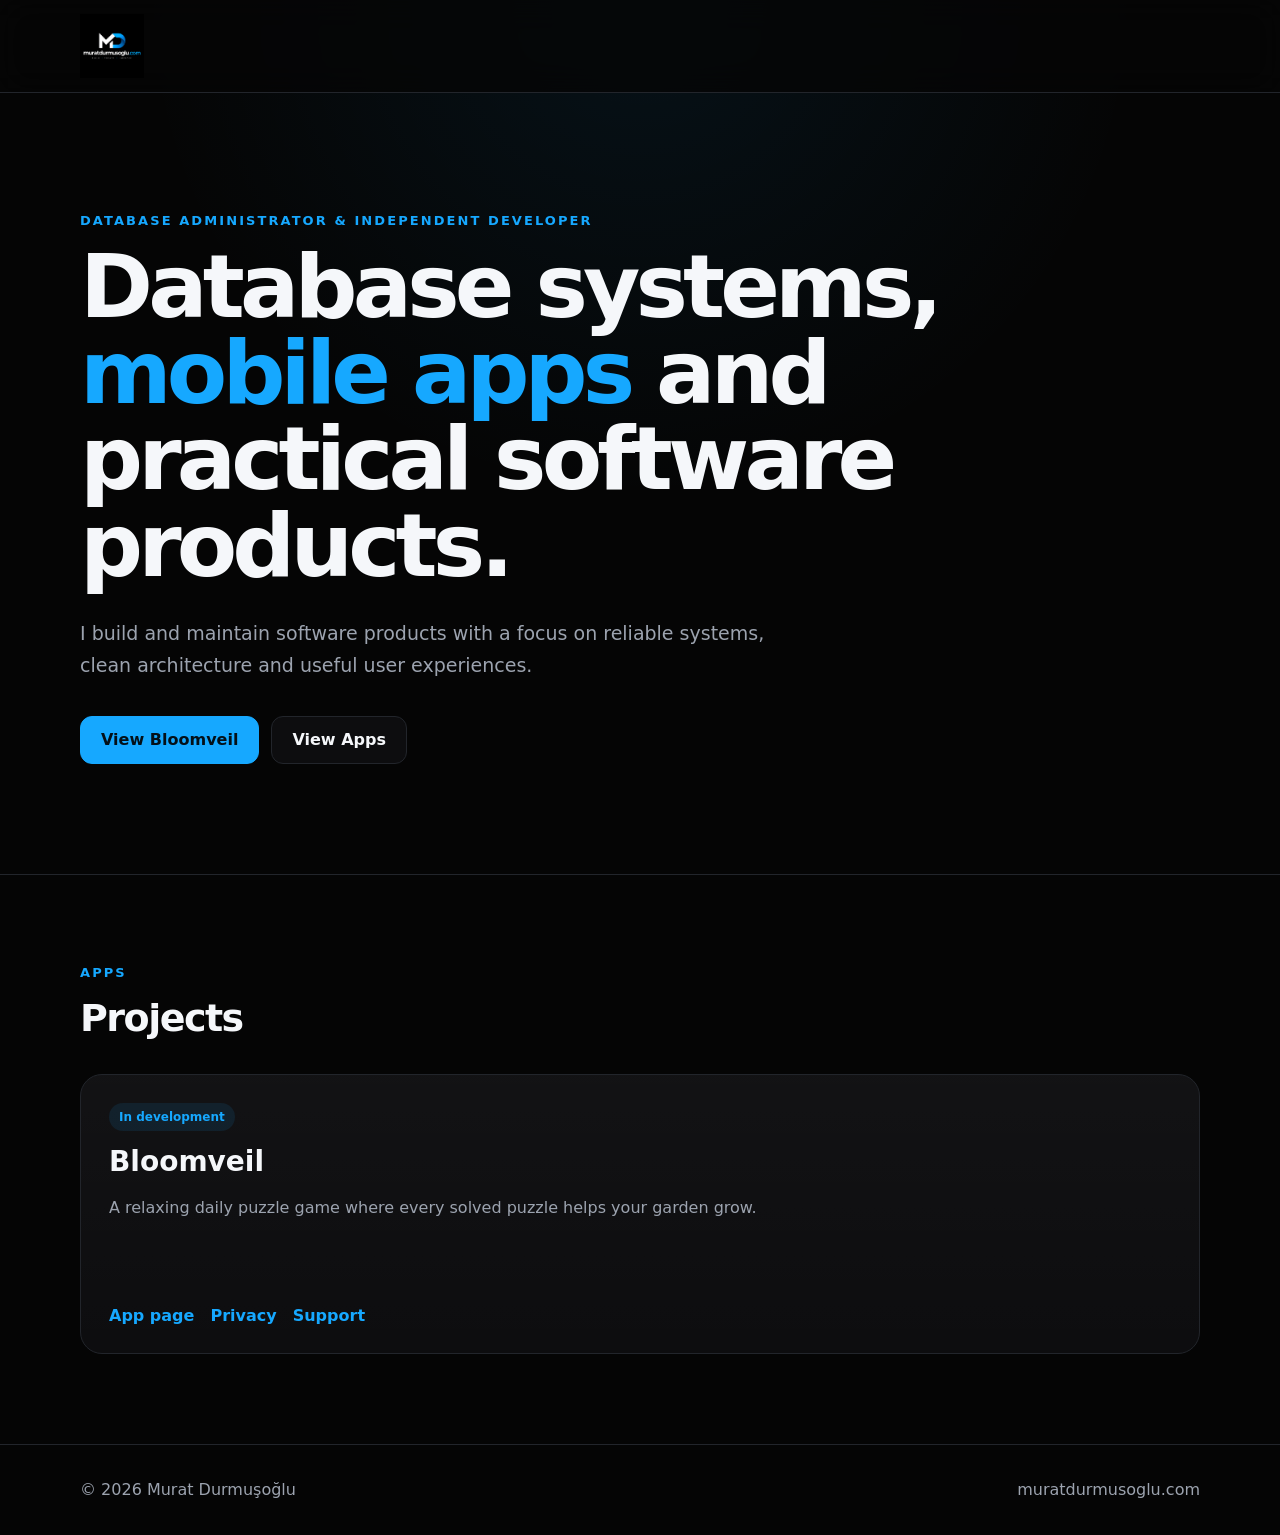
<file: index.html>
<!DOCTYPE html>
<html lang="en">
<head>
  <meta charset="UTF-8" />
  <meta name="viewport" content="width=device-width, initial-scale=1.0" />
  <meta
    name="description"
    content="Murat Durmuşoğlu - Database Administrator and Independent App Developer."
  />
  <title>Murat Durmuşoğlu</title>
  <link rel="stylesheet" href="/style.css" />
  <link rel="icon" type="image/png" href="/assets/favicon.png" />
</head>
<body>
  <header class="site-header">
    <div class="container header-inner">
      <a class="brand" href="/" aria-label="muratdurmusoglu.com home">
  <img
    class="brand-logo"
    src="/assets/logo-dark.png"
    alt="muratdurmusoglu.com logo"
  />
      </a>
    </div>
  </header>

  <main>
    <section class="hero">
      <div class="container">
        <p class="eyebrow">Database Administrator & Independent Developer</p>

        <h1>
          Database systems,
          <span>mobile apps</span>
          and practical software products.
        </h1>

        <p class="hero-copy">
          I build and maintain software products with a focus on reliable
          systems, clean architecture and useful user experiences.
        </p>

        <div class="actions">
          <a class="button primary" href="/apps/bloomveil/">
            View Bloomveil
          </a>
          <a class="button secondary" href="#apps">
            View Apps
          </a>
        </div>
      </div>
    </section>

    <section class="section" id="apps">
      <div class="container">
        <p class="eyebrow">Apps</p>
        <h2>Projects</h2>

        <div class="card-grid">
          <article class="card">
            <div>
              <span class="status">In development</span>
              <h3>Bloomveil</h3>
              <p>
                A relaxing daily puzzle game where every solved puzzle helps
                your garden grow.
              </p>
            </div>

            <div class="card-links">
              <a href="/apps/bloomveil/">App page</a>
              <a href="/apps/bloomveil/privacy/">Privacy</a>
              <a href="/apps/bloomveil/support/">Support</a>
            </div>
          </article>
        </div>
      </div>
    </section>
  </main>

  <footer class="footer">
    <div class="container footer-inner">
      <span>© 2026 Murat Durmuşoğlu</span>
      <span>muratdurmusoglu.com</span>
    </div>
  </footer>
</body>
</html>
</file>
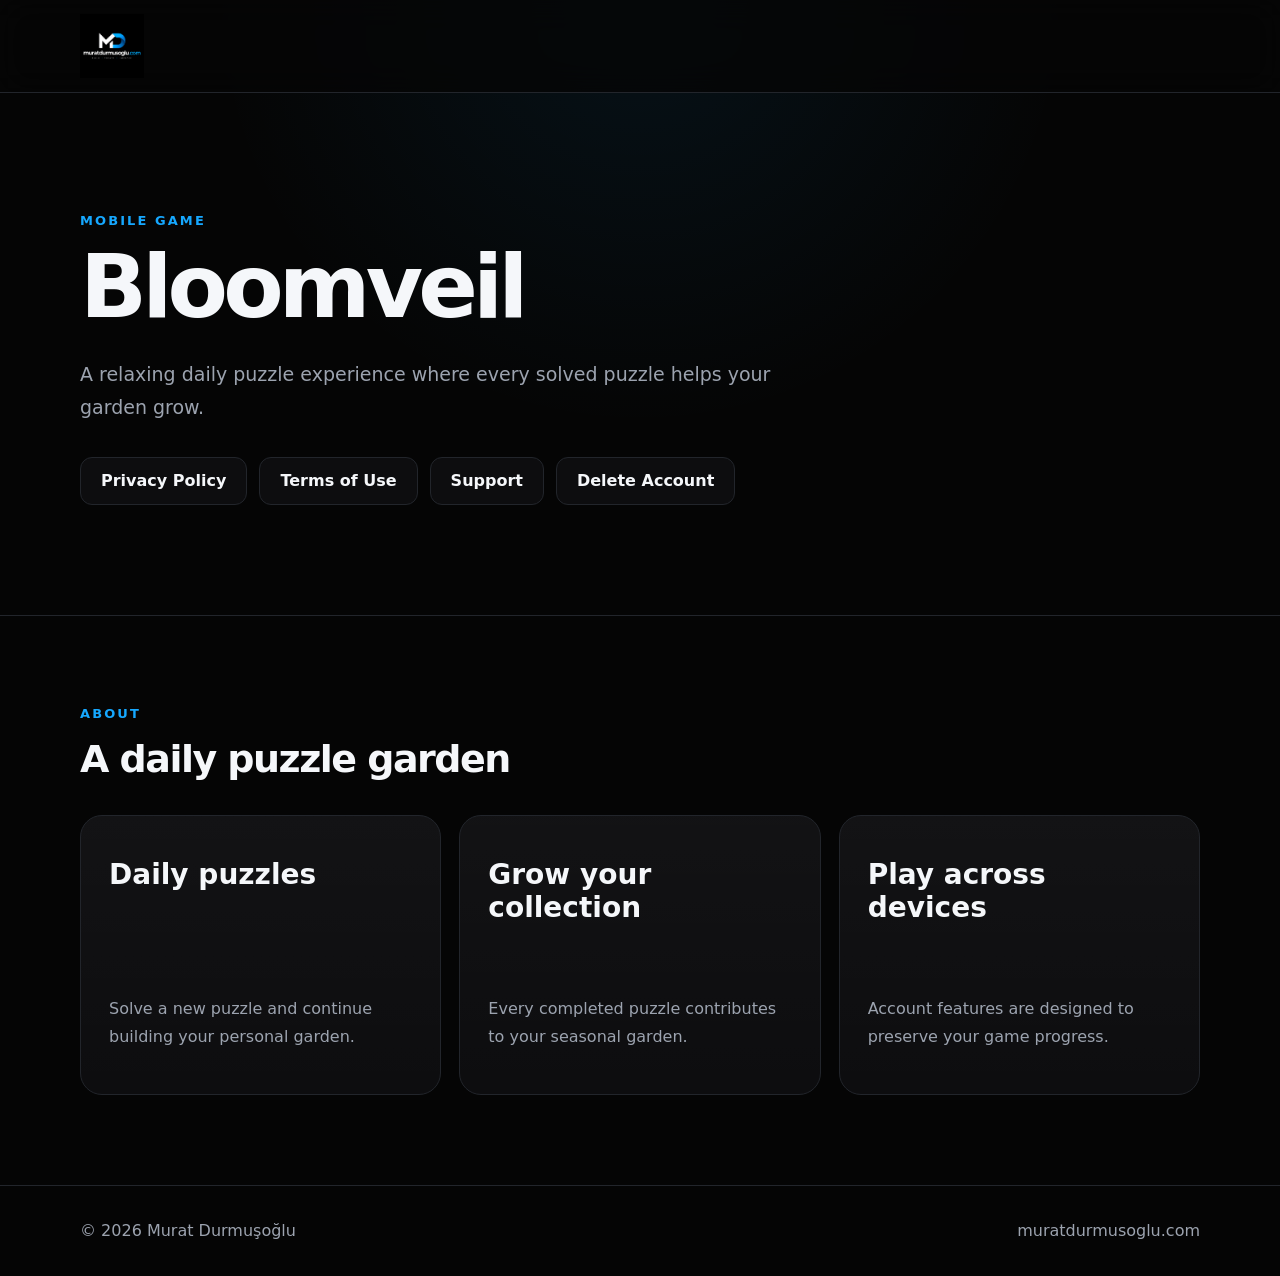
<file: apps/bloomveil/index.html>
<!DOCTYPE html>
<html lang="en">
<head>
  <meta charset="UTF-8" />
  <meta name="viewport" content="width=device-width, initial-scale=1.0" />
  <meta
    name="description"
    content="Bloomveil - A relaxing daily puzzle game by Murat Durmuşoğlu."
  />
  <title>Bloomveil | Murat Durmuşoğlu</title>
  <link rel="stylesheet" href="/style.css" />
  <link rel="icon" type="image/png" href="/assets/favicon.png" />
</head>
<body>
  <header class="site-header">
    <div class="container header-inner">
      <a class="brand" href="/" aria-label="muratdurmusoglu.com home">
  <img
    class="brand-logo"
    src="/assets/logo-dark.png"
    alt="muratdurmusoglu.com logo"
  />
</a>
    </div>
  </header>

  <main>
    <section class="hero">
      <div class="container">
        <p class="eyebrow">Mobile Game</p>

        <h1>Bloomveil</h1>

        <p class="hero-copy">
          A relaxing daily puzzle experience where every solved puzzle helps
          your garden grow.
        </p>

        <div class="actions">
          <a class="button secondary" href="/apps/bloomveil/privacy/">
            Privacy Policy
          </a>
          <a class="button secondary" href="/apps/bloomveil/terms/">
            Terms of Use
          </a>
          <a class="button secondary" href="/apps/bloomveil/support/">
            Support
          </a>
          <a class="button secondary" href="/apps/bloomveil/delete-account/">
            Delete Account
          </a>
        </div>
      </div>
    </section>

    <section class="section">
      <div class="container">
        <p class="eyebrow">About</p>
        <h2>A daily puzzle garden</h2>

        <div class="card-grid">
          <article class="card">
            <h3>Daily puzzles</h3>
            <p>
              Solve a new puzzle and continue building your personal garden.
            </p>
          </article>

          <article class="card">
            <h3>Grow your collection</h3>
            <p>
              Every completed puzzle contributes to your seasonal garden.
            </p>
          </article>

          <article class="card">
            <h3>Play across devices</h3>
            <p>
              Account features are designed to preserve your game progress.
            </p>
          </article>
        </div>
      </div>
    </section>
  </main>

  <footer class="footer">
    <div class="container footer-inner">
      <span>© 2026 Murat Durmuşoğlu</span>
      <a href="/">muratdurmusoglu.com</a>
    </div>
  </footer>
</body>
</html>
</file>
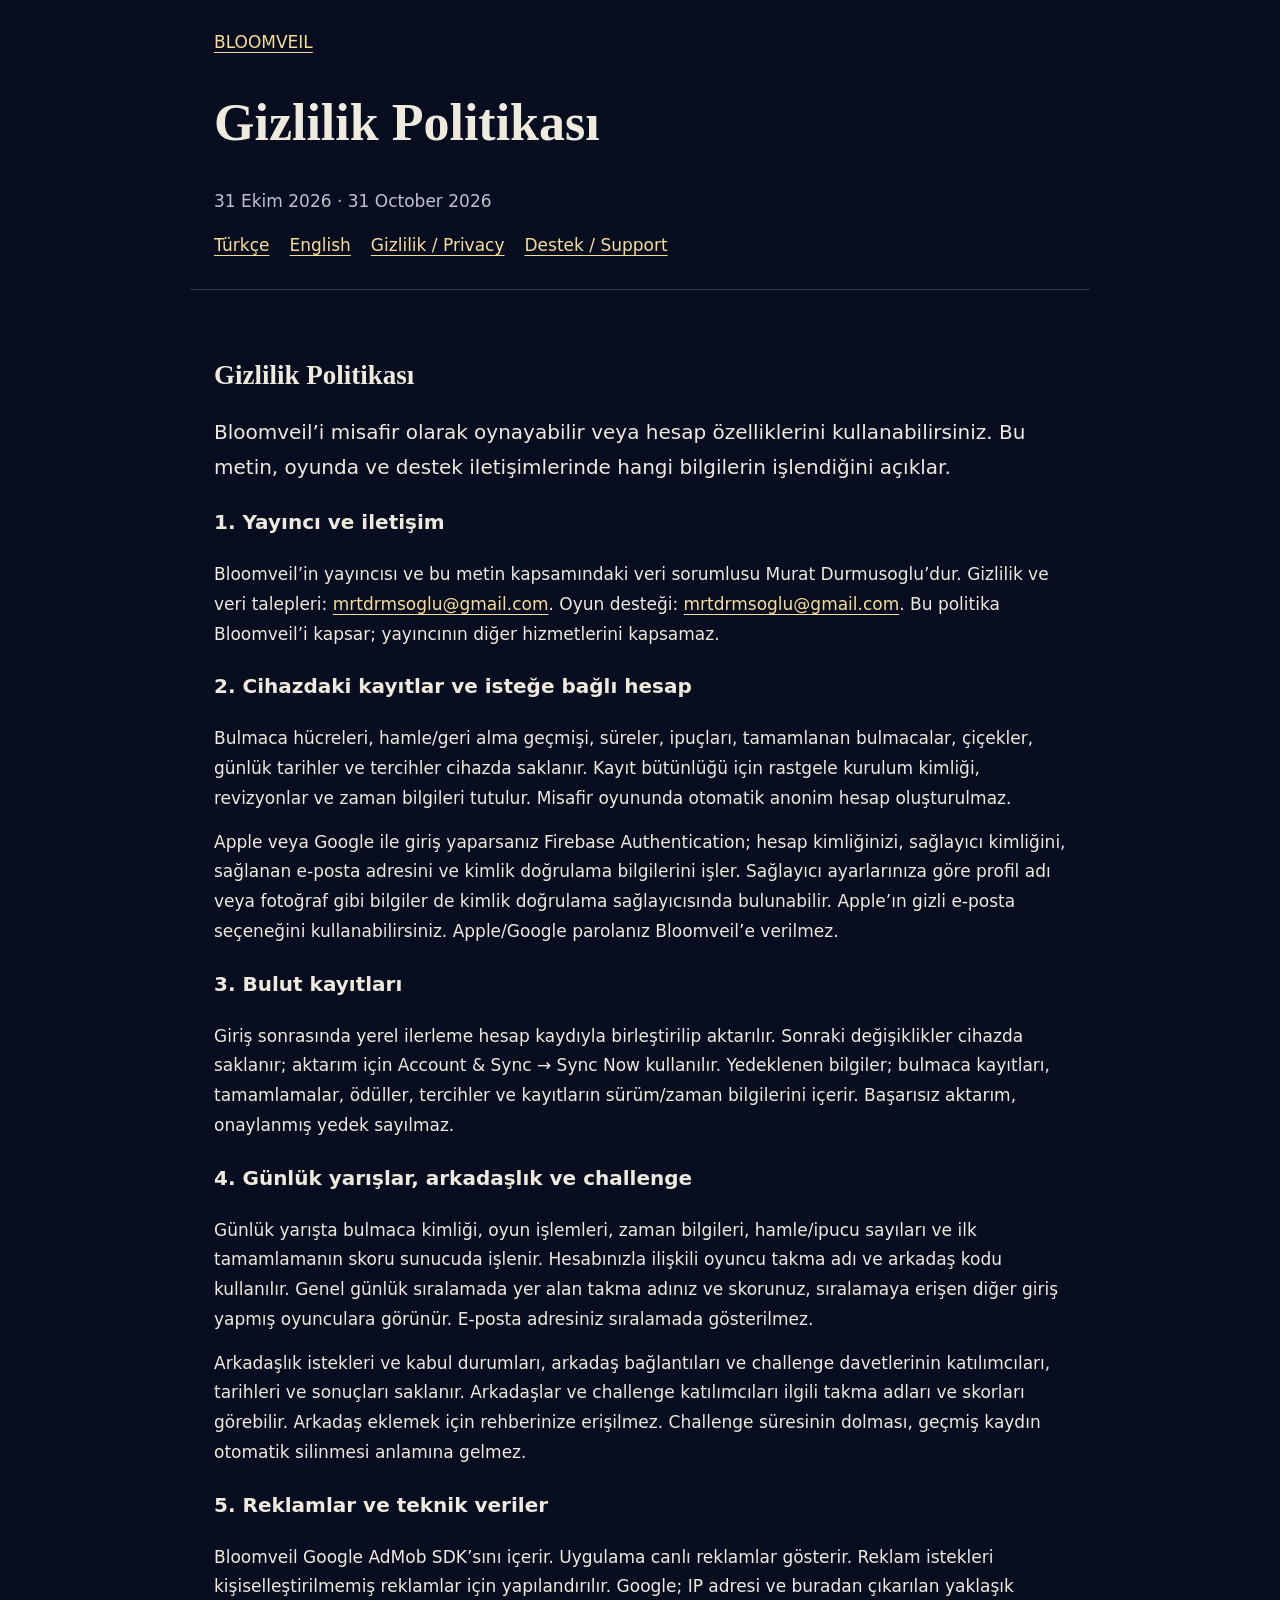
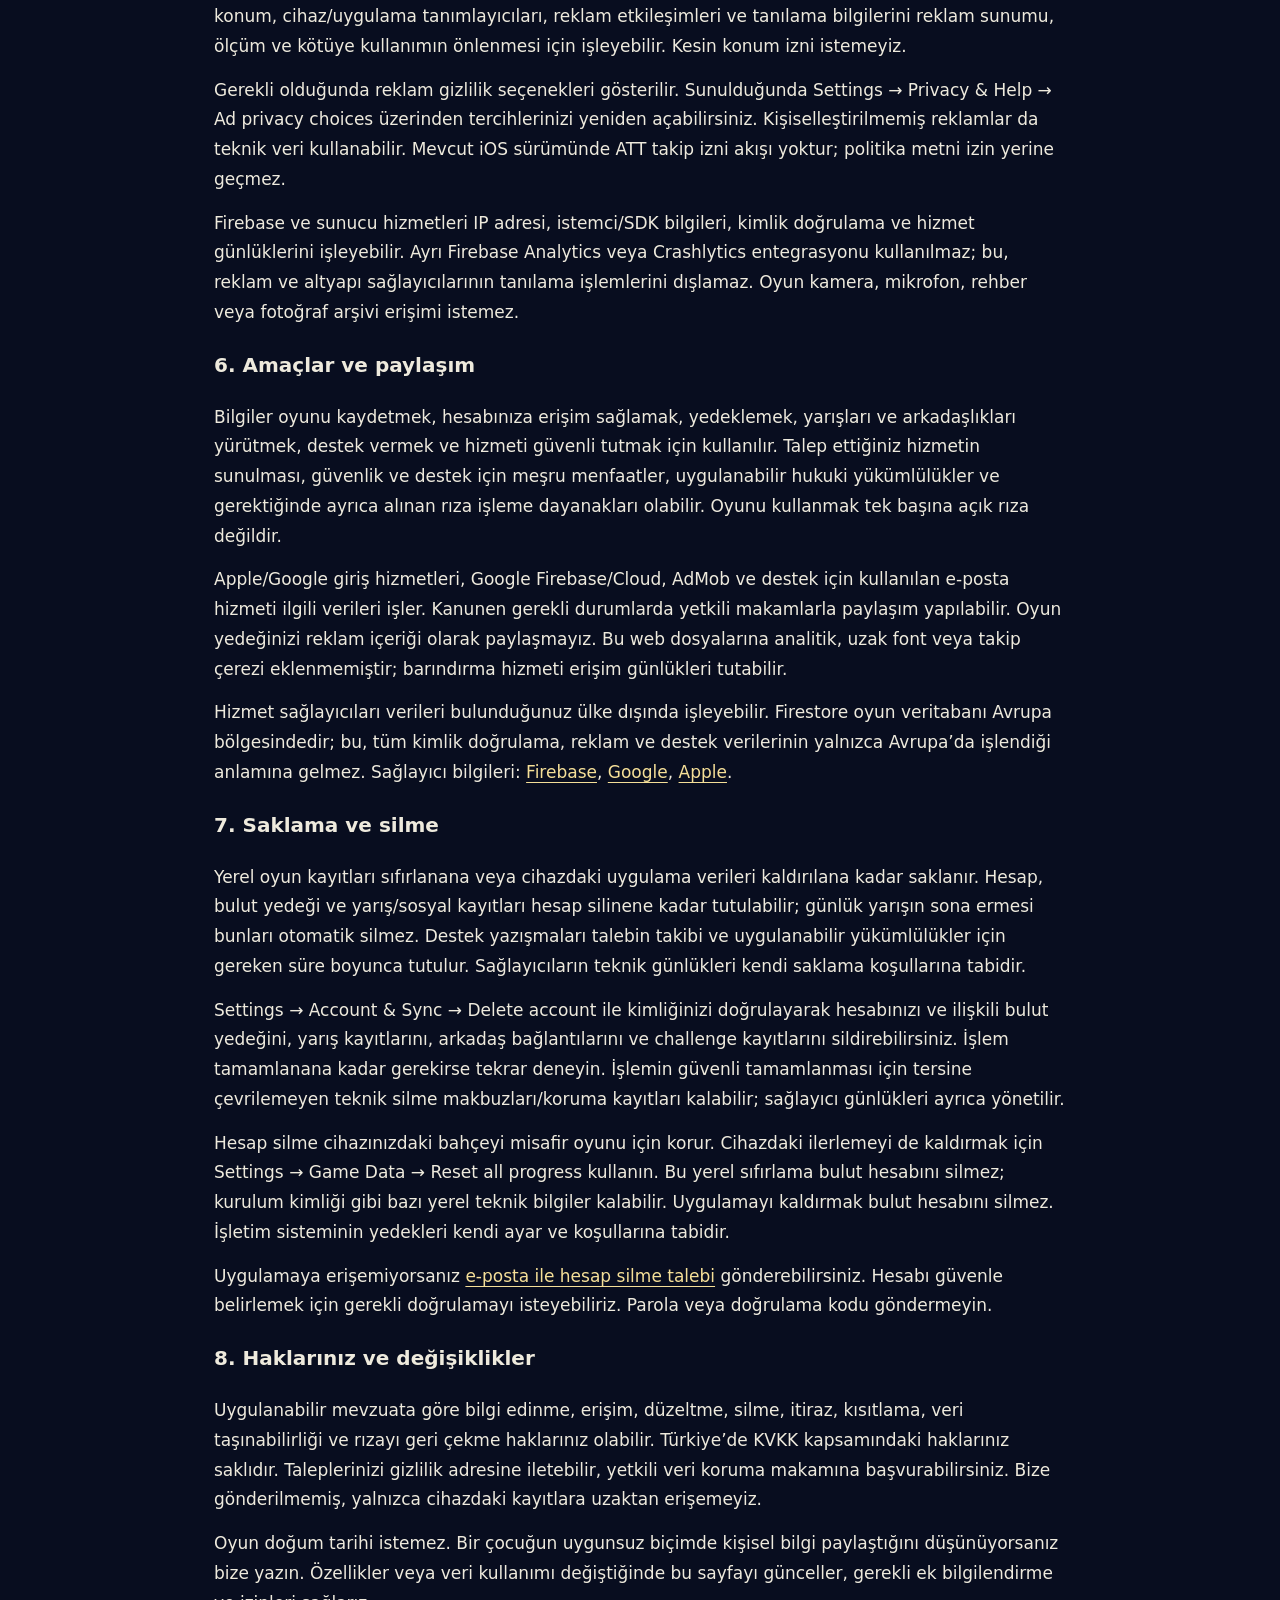
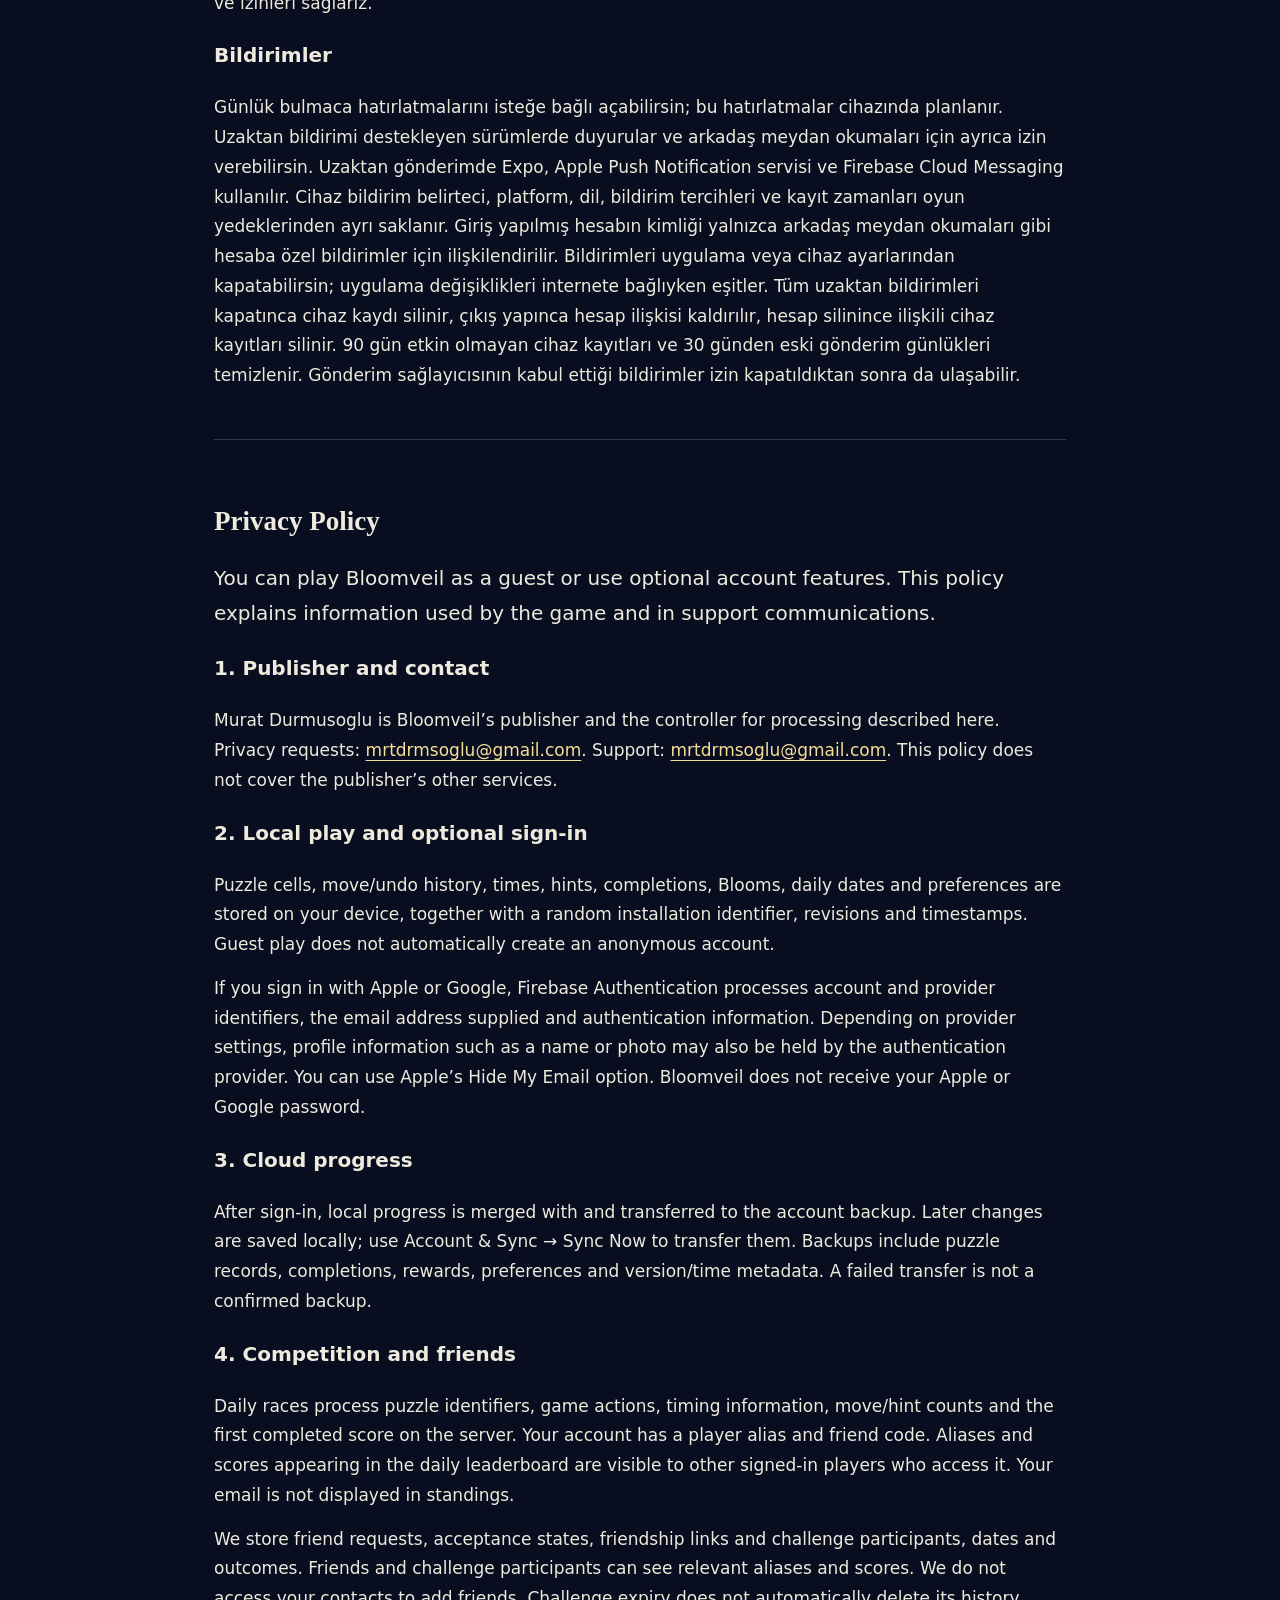
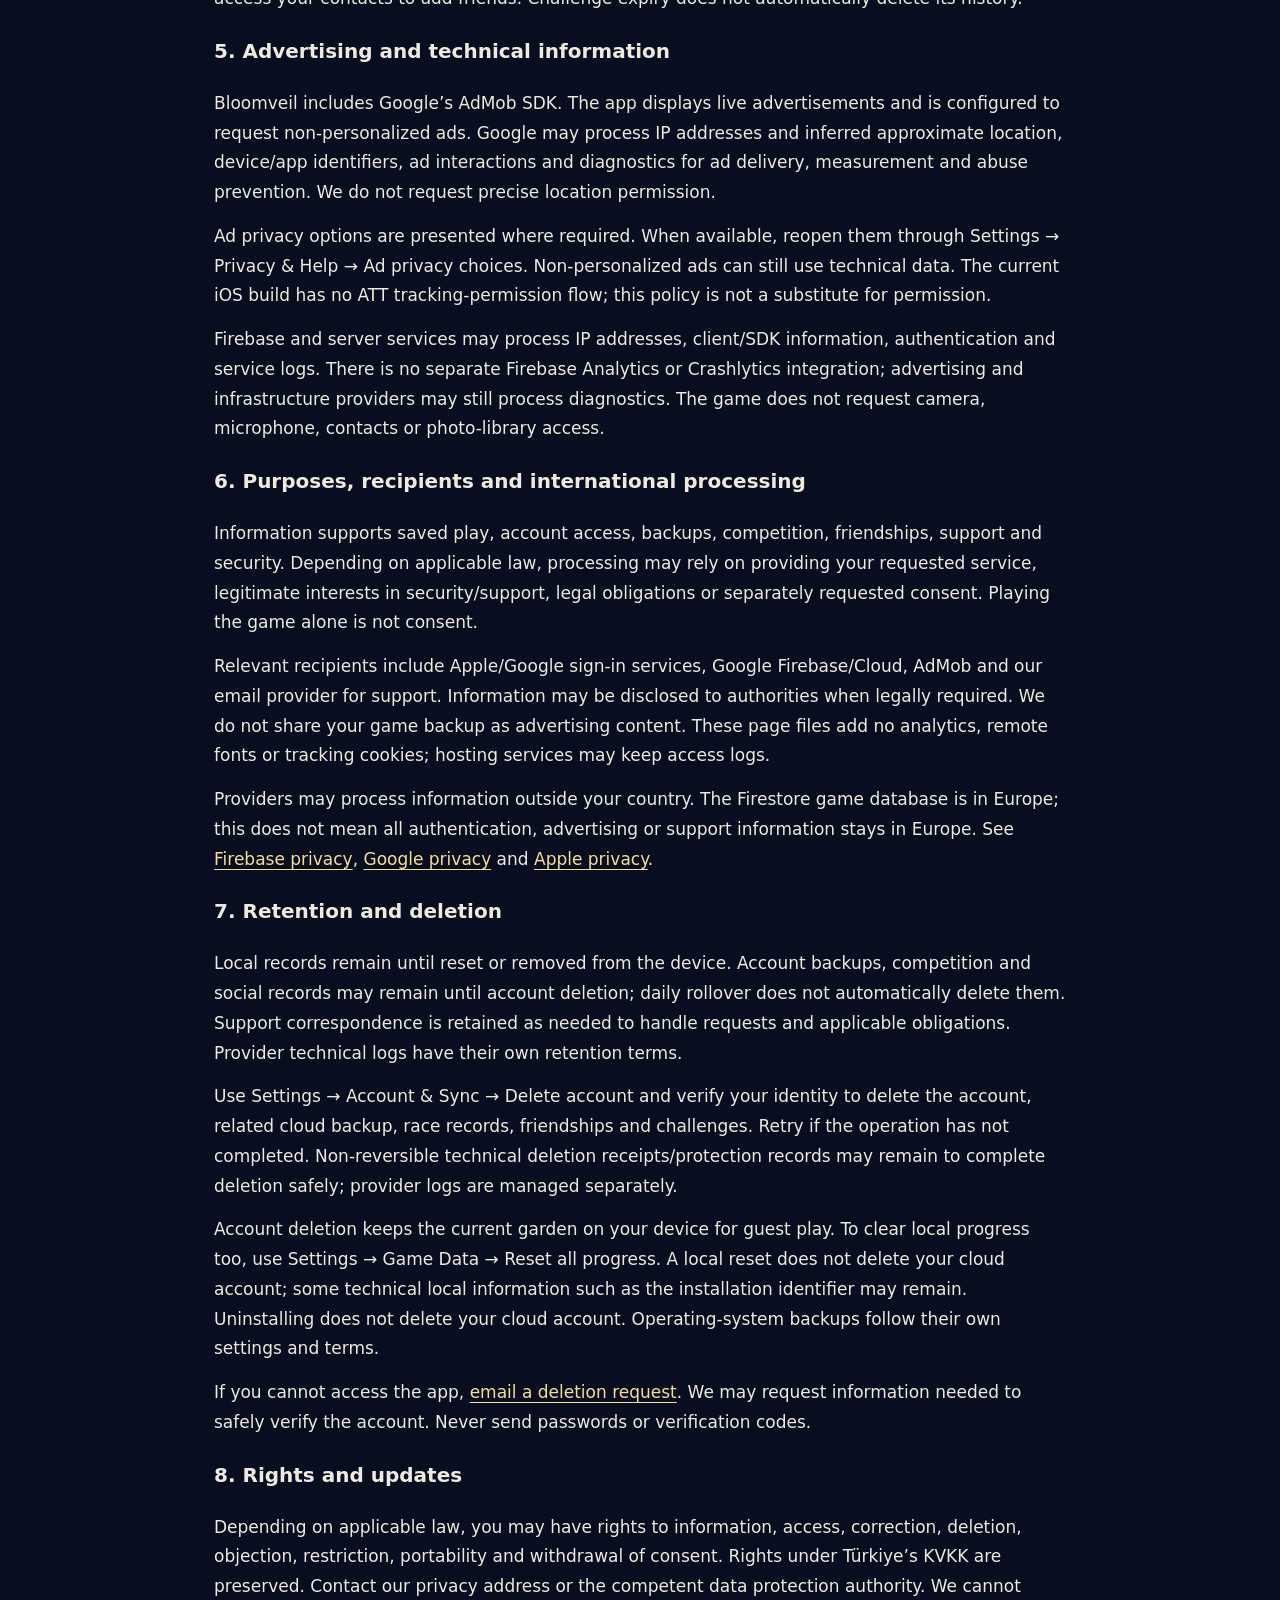
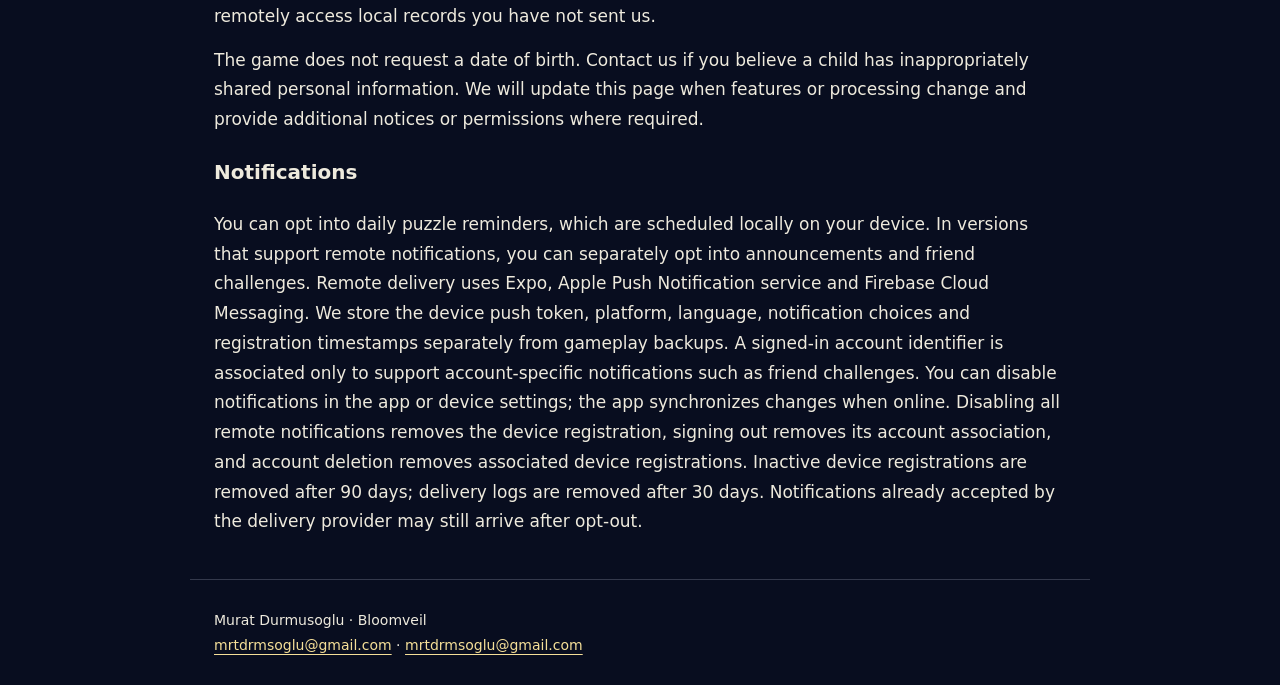
<file: apps/bloomveil/privacy/index.html>
<!doctype html><html lang="tr"><head><meta charset="utf-8"><meta name="viewport" content="width=device-width,initial-scale=1"><title>Bloomveil · Privacy Policy</title><meta name="description" content="You can play Bloomveil as a guest or use optional account features. This policy explains information used by the game and in support communications."><style>*{box-sizing:border-box}html{scroll-behavior:smooth}body{margin:0;background:#080d1f;color:#eeeadd;font:17px/1.75 system-ui,sans-serif}a{color:#f5df98;text-underline-offset:4px}a:focus-visible{outline:3px solid #f5df98;outline-offset:5px}header,main,footer{max-width:900px;margin:auto;padding:28px 24px}header{border-bottom:1px solid #34394c}nav{display:flex;flex-wrap:wrap;gap:20px}h1{font:700 clamp(32px,6vw,52px)/1.15 Georgia,serif}h2{font:700 27px/1.3 Georgia,serif;margin-top:40px}h3{font-size:20px}p{margin:14px 0}.muted{color:#bfc2cd}.lead{font-size:20px}section{scroll-margin-top:20px}article+article{border-top:1px solid #34394c;margin-top:48px;padding-top:24px}.card{background:#131a2d;border:1px solid #34394c;border-radius:18px;padding:22px;margin:24px 0}footer{border-top:1px solid #34394c;font-size:14px}li{margin:10px 0}@media(prefers-reduced-motion:reduce){html{scroll-behavior:auto}}</style></head><body><header><a href="../support/">BLOOMVEIL</a><h1>Gizlilik Politikası</h1><p class="muted">31 Ekim 2026 · 31 October 2026</p><nav aria-label="Sayfa ve dil seçimi"><a href="#tr" lang="tr">Türkçe</a><a href="#en" lang="en">English</a><a href="../privacy/">Gizlilik / Privacy</a><a href="../support/">Destek / Support</a></nav></header><main><article id="tr" lang="tr"><h2>Gizlilik Politikası</h2><p class="lead">Bloomveil’i misafir olarak oynayabilir veya hesap özelliklerini kullanabilirsiniz. Bu metin, oyunda ve destek iletişimlerinde hangi bilgilerin işlendiğini açıklar.</p><section><h3>1. Yayıncı ve iletişim</h3><p>Bloomveil’in yayıncısı ve bu metin kapsamındaki veri sorumlusu Murat Durmusoglu’dur. Gizlilik ve veri talepleri: <a href="mailto:mrtdrmsoglu@gmail.com">mrtdrmsoglu@gmail.com</a>. Oyun desteği: <a href="mailto:mrtdrmsoglu@gmail.com">mrtdrmsoglu@gmail.com</a>. Bu politika Bloomveil’i kapsar; yayıncının diğer hizmetlerini kapsamaz.</p></section><section><h3>2. Cihazdaki kayıtlar ve isteğe bağlı hesap</h3><p>Bulmaca hücreleri, hamle/geri alma geçmişi, süreler, ipuçları, tamamlanan bulmacalar, çiçekler, günlük tarihler ve tercihler cihazda saklanır. Kayıt bütünlüğü için rastgele kurulum kimliği, revizyonlar ve zaman bilgileri tutulur. Misafir oyununda otomatik anonim hesap oluşturulmaz.</p><p>Apple veya Google ile giriş yaparsanız Firebase Authentication; hesap kimliğinizi, sağlayıcı kimliğini, sağlanan e-posta adresini ve kimlik doğrulama bilgilerini işler. Sağlayıcı ayarlarınıza göre profil adı veya fotoğraf gibi bilgiler de kimlik doğrulama sağlayıcısında bulunabilir. Apple’ın gizli e-posta seçeneğini kullanabilirsiniz. Apple/Google parolanız Bloomveil’e verilmez.</p></section><section><h3>3. Bulut kayıtları</h3><p>Giriş sonrasında yerel ilerleme hesap kaydıyla birleştirilip aktarılır. Sonraki değişiklikler cihazda saklanır; aktarım için Account &amp; Sync → Sync Now kullanılır. Yedeklenen bilgiler; bulmaca kayıtları, tamamlamalar, ödüller, tercihler ve kayıtların sürüm/zaman bilgilerini içerir. Başarısız aktarım, onaylanmış yedek sayılmaz.</p></section><section><h3>4. Günlük yarışlar, arkadaşlık ve challenge</h3><p>Günlük yarışta bulmaca kimliği, oyun işlemleri, zaman bilgileri, hamle/ipucu sayıları ve ilk tamamlamanın skoru sunucuda işlenir. Hesabınızla ilişkili oyuncu takma adı ve arkadaş kodu kullanılır. Genel günlük sıralamada yer alan takma adınız ve skorunuz, sıralamaya erişen diğer giriş yapmış oyunculara görünür. E-posta adresiniz sıralamada gösterilmez.</p><p>Arkadaşlık istekleri ve kabul durumları, arkadaş bağlantıları ve challenge davetlerinin katılımcıları, tarihleri ve sonuçları saklanır. Arkadaşlar ve challenge katılımcıları ilgili takma adları ve skorları görebilir. Arkadaş eklemek için rehberinize erişilmez. Challenge süresinin dolması, geçmiş kaydın otomatik silinmesi anlamına gelmez.</p></section><section><h3>5. Reklamlar ve teknik veriler</h3><p>Bloomveil Google AdMob SDK’sını içerir. Uygulama canlı reklamlar gösterir. Reklam istekleri kişiselleştirilmemiş reklamlar için yapılandırılır. Google; IP adresi ve buradan çıkarılan yaklaşık konum, cihaz/uygulama tanımlayıcıları, reklam etkileşimleri ve tanılama bilgilerini reklam sunumu, ölçüm ve kötüye kullanımın önlenmesi için işleyebilir. Kesin konum izni istemeyiz.</p><p>Gerekli olduğunda reklam gizlilik seçenekleri gösterilir. Sunulduğunda Settings → Privacy &amp; Help → Ad privacy choices üzerinden tercihlerinizi yeniden açabilirsiniz. Kişiselleştirilmemiş reklamlar da teknik veri kullanabilir. Mevcut iOS sürümünde ATT takip izni akışı yoktur; politika metni izin yerine geçmez.</p><p>Firebase ve sunucu hizmetleri IP adresi, istemci/SDK bilgileri, kimlik doğrulama ve hizmet günlüklerini işleyebilir. Ayrı Firebase Analytics veya Crashlytics entegrasyonu kullanılmaz; bu, reklam ve altyapı sağlayıcılarının tanılama işlemlerini dışlamaz. Oyun kamera, mikrofon, rehber veya fotoğraf arşivi erişimi istemez.</p></section><section><h3>6. Amaçlar ve paylaşım</h3><p>Bilgiler oyunu kaydetmek, hesabınıza erişim sağlamak, yedeklemek, yarışları ve arkadaşlıkları yürütmek, destek vermek ve hizmeti güvenli tutmak için kullanılır. Talep ettiğiniz hizmetin sunulması, güvenlik ve destek için meşru menfaatler, uygulanabilir hukuki yükümlülükler ve gerektiğinde ayrıca alınan rıza işleme dayanakları olabilir. Oyunu kullanmak tek başına açık rıza değildir.</p><p>Apple/Google giriş hizmetleri, Google Firebase/Cloud, AdMob ve destek için kullanılan e-posta hizmeti ilgili verileri işler. Kanunen gerekli durumlarda yetkili makamlarla paylaşım yapılabilir. Oyun yedeğinizi reklam içeriği olarak paylaşmayız. Bu web dosyalarına analitik, uzak font veya takip çerezi eklenmemiştir; barındırma hizmeti erişim günlükleri tutabilir.</p><p>Hizmet sağlayıcıları verileri bulunduğunuz ülke dışında işleyebilir. Firestore oyun veritabanı Avrupa bölgesindedir; bu, tüm kimlik doğrulama, reklam ve destek verilerinin yalnızca Avrupa’da işlendiği anlamına gelmez. Sağlayıcı bilgileri: <a href="https://firebase.google.com/support/privacy">Firebase</a>, <a href="https://policies.google.com/privacy">Google</a>, <a href="https://www.apple.com/legal/privacy/">Apple</a>.</p></section><section><h3>7. Saklama ve silme</h3><p>Yerel oyun kayıtları sıfırlanana veya cihazdaki uygulama verileri kaldırılana kadar saklanır. Hesap, bulut yedeği ve yarış/sosyal kayıtları hesap silinene kadar tutulabilir; günlük yarışın sona ermesi bunları otomatik silmez. Destek yazışmaları talebin takibi ve uygulanabilir yükümlülükler için gereken süre boyunca tutulur. Sağlayıcıların teknik günlükleri kendi saklama koşullarına tabidir.</p><p>Settings → Account &amp; Sync → Delete account ile kimliğinizi doğrulayarak hesabınızı ve ilişkili bulut yedeğini, yarış kayıtlarını, arkadaş bağlantılarını ve challenge kayıtlarını sildirebilirsiniz. İşlem tamamlanana kadar gerekirse tekrar deneyin. İşlemin güvenli tamamlanması için tersine çevrilemeyen teknik silme makbuzları/koruma kayıtları kalabilir; sağlayıcı günlükleri ayrıca yönetilir.</p><p>Hesap silme cihazınızdaki bahçeyi misafir oyunu için korur. Cihazdaki ilerlemeyi de kaldırmak için Settings → Game Data → Reset all progress kullanın. Bu yerel sıfırlama bulut hesabını silmez; kurulum kimliği gibi bazı yerel teknik bilgiler kalabilir. Uygulamayı kaldırmak bulut hesabını silmez. İşletim sisteminin yedekleri kendi ayar ve koşullarına tabidir.</p><p>Uygulamaya erişemiyorsanız <a href="mailto:mrtdrmsoglu@gmail.com?subject=Bloomveil%20account%20deletion">e-posta ile hesap silme talebi</a> gönderebilirsiniz. Hesabı güvenle belirlemek için gerekli doğrulamayı isteyebiliriz. Parola veya doğrulama kodu göndermeyin.</p></section><section><h3>8. Haklarınız ve değişiklikler</h3><p>Uygulanabilir mevzuata göre bilgi edinme, erişim, düzeltme, silme, itiraz, kısıtlama, veri taşınabilirliği ve rızayı geri çekme haklarınız olabilir. Türkiye’de KVKK kapsamındaki haklarınız saklıdır. Taleplerinizi gizlilik adresine iletebilir, yetkili veri koruma makamına başvurabilirsiniz. Bize gönderilmemiş, yalnızca cihazdaki kayıtlara uzaktan erişemeyiz.</p><p>Oyun doğum tarihi istemez. Bir çocuğun uygunsuz biçimde kişisel bilgi paylaştığını düşünüyorsanız bize yazın. Özellikler veya veri kullanımı değiştiğinde bu sayfayı günceller, gerekli ek bilgilendirme ve izinleri sağlarız.</p></section><section><h3>Bildirimler</h3><p>Günlük bulmaca hatırlatmalarını isteğe bağlı açabilirsin; bu hatırlatmalar cihazında planlanır. Uzaktan bildirimi destekleyen sürümlerde duyurular ve arkadaş meydan okumaları için ayrıca izin verebilirsin. Uzaktan gönderimde Expo, Apple Push Notification servisi ve Firebase Cloud Messaging kullanılır. Cihaz bildirim belirteci, platform, dil, bildirim tercihleri ve kayıt zamanları oyun yedeklerinden ayrı saklanır. Giriş yapılmış hesabın kimliği yalnızca arkadaş meydan okumaları gibi hesaba özel bildirimler için ilişkilendirilir. Bildirimleri uygulama veya cihaz ayarlarından kapatabilirsin; uygulama değişiklikleri internete bağlıyken eşitler. Tüm uzaktan bildirimleri kapatınca cihaz kaydı silinir, çıkış yapınca hesap ilişkisi kaldırılır, hesap silinince ilişkili cihaz kayıtları silinir. 90 gün etkin olmayan cihaz kayıtları ve 30 günden eski gönderim günlükleri temizlenir. Gönderim sağlayıcısının kabul ettiği bildirimler izin kapatıldıktan sonra da ulaşabilir.</p></section></article><article id="en" lang="en"><h2>Privacy Policy</h2><p class="lead">You can play Bloomveil as a guest or use optional account features. This policy explains information used by the game and in support communications.</p><section><h3>1. Publisher and contact</h3><p>Murat Durmusoglu is Bloomveil’s publisher and the controller for processing described here. Privacy requests: <a href="mailto:mrtdrmsoglu@gmail.com">mrtdrmsoglu@gmail.com</a>. Support: <a href="mailto:mrtdrmsoglu@gmail.com">mrtdrmsoglu@gmail.com</a>. This policy does not cover the publisher’s other services.</p></section><section><h3>2. Local play and optional sign-in</h3><p>Puzzle cells, move/undo history, times, hints, completions, Blooms, daily dates and preferences are stored on your device, together with a random installation identifier, revisions and timestamps. Guest play does not automatically create an anonymous account.</p><p>If you sign in with Apple or Google, Firebase Authentication processes account and provider identifiers, the email address supplied and authentication information. Depending on provider settings, profile information such as a name or photo may also be held by the authentication provider. You can use Apple’s Hide My Email option. Bloomveil does not receive your Apple or Google password.</p></section><section><h3>3. Cloud progress</h3><p>After sign-in, local progress is merged with and transferred to the account backup. Later changes are saved locally; use Account &amp; Sync → Sync Now to transfer them. Backups include puzzle records, completions, rewards, preferences and version/time metadata. A failed transfer is not a confirmed backup.</p></section><section><h3>4. Competition and friends</h3><p>Daily races process puzzle identifiers, game actions, timing information, move/hint counts and the first completed score on the server. Your account has a player alias and friend code. Aliases and scores appearing in the daily leaderboard are visible to other signed-in players who access it. Your email is not displayed in standings.</p><p>We store friend requests, acceptance states, friendship links and challenge participants, dates and outcomes. Friends and challenge participants can see relevant aliases and scores. We do not access your contacts to add friends. Challenge expiry does not automatically delete its history.</p></section><section><h3>5. Advertising and technical information</h3><p>Bloomveil includes Google’s AdMob SDK. The app displays live advertisements and is configured to request non-personalized ads. Google may process IP addresses and inferred approximate location, device/app identifiers, ad interactions and diagnostics for ad delivery, measurement and abuse prevention. We do not request precise location permission.</p><p>Ad privacy options are presented where required. When available, reopen them through Settings → Privacy &amp; Help → Ad privacy choices. Non-personalized ads can still use technical data. The current iOS build has no ATT tracking-permission flow; this policy is not a substitute for permission.</p><p>Firebase and server services may process IP addresses, client/SDK information, authentication and service logs. There is no separate Firebase Analytics or Crashlytics integration; advertising and infrastructure providers may still process diagnostics. The game does not request camera, microphone, contacts or photo-library access.</p></section><section><h3>6. Purposes, recipients and international processing</h3><p>Information supports saved play, account access, backups, competition, friendships, support and security. Depending on applicable law, processing may rely on providing your requested service, legitimate interests in security/support, legal obligations or separately requested consent. Playing the game alone is not consent.</p><p>Relevant recipients include Apple/Google sign-in services, Google Firebase/Cloud, AdMob and our email provider for support. Information may be disclosed to authorities when legally required. We do not share your game backup as advertising content. These page files add no analytics, remote fonts or tracking cookies; hosting services may keep access logs.</p><p>Providers may process information outside your country. The Firestore game database is in Europe; this does not mean all authentication, advertising or support information stays in Europe. See <a href="https://firebase.google.com/support/privacy">Firebase privacy</a>, <a href="https://policies.google.com/privacy">Google privacy</a> and <a href="https://www.apple.com/legal/privacy/">Apple privacy</a>.</p></section><section><h3>7. Retention and deletion</h3><p>Local records remain until reset or removed from the device. Account backups, competition and social records may remain until account deletion; daily rollover does not automatically delete them. Support correspondence is retained as needed to handle requests and applicable obligations. Provider technical logs have their own retention terms.</p><p>Use Settings → Account &amp; Sync → Delete account and verify your identity to delete the account, related cloud backup, race records, friendships and challenges. Retry if the operation has not completed. Non-reversible technical deletion receipts/protection records may remain to complete deletion safely; provider logs are managed separately.</p><p>Account deletion keeps the current garden on your device for guest play. To clear local progress too, use Settings → Game Data → Reset all progress. A local reset does not delete your cloud account; some technical local information such as the installation identifier may remain. Uninstalling does not delete your cloud account. Operating-system backups follow their own settings and terms.</p><p>If you cannot access the app, <a href="mailto:mrtdrmsoglu@gmail.com?subject=Bloomveil%20account%20deletion">email a deletion request</a>. We may request information needed to safely verify the account. Never send passwords or verification codes.</p></section><section><h3>8. Rights and updates</h3><p>Depending on applicable law, you may have rights to information, access, correction, deletion, objection, restriction, portability and withdrawal of consent. Rights under Türkiye’s KVKK are preserved. Contact our privacy address or the competent data protection authority. We cannot remotely access local records you have not sent us.</p><p>The game does not request a date of birth. Contact us if you believe a child has inappropriately shared personal information. We will update this page when features or processing change and provide additional notices or permissions where required.</p></section><section><h3>Notifications</h3><p>You can opt into daily puzzle reminders, which are scheduled locally on your device. In versions that support remote notifications, you can separately opt into announcements and friend challenges. Remote delivery uses Expo, Apple Push Notification service and Firebase Cloud Messaging. We store the device push token, platform, language, notification choices and registration timestamps separately from gameplay backups. A signed-in account identifier is associated only to support account-specific notifications such as friend challenges. You can disable notifications in the app or device settings; the app synchronizes changes when online. Disabling all remote notifications removes the device registration, signing out removes its account association, and account deletion removes associated device registrations. Inactive device registrations are removed after 90 days; delivery logs are removed after 30 days. Notifications already accepted by the delivery provider may still arrive after opt-out.</p></section></article></main><footer>Murat Durmusoglu · Bloomveil<br><a href="mailto:mrtdrmsoglu@gmail.com">mrtdrmsoglu@gmail.com</a> · <a href="mailto:mrtdrmsoglu@gmail.com">mrtdrmsoglu@gmail.com</a></footer></body></html>
</file>
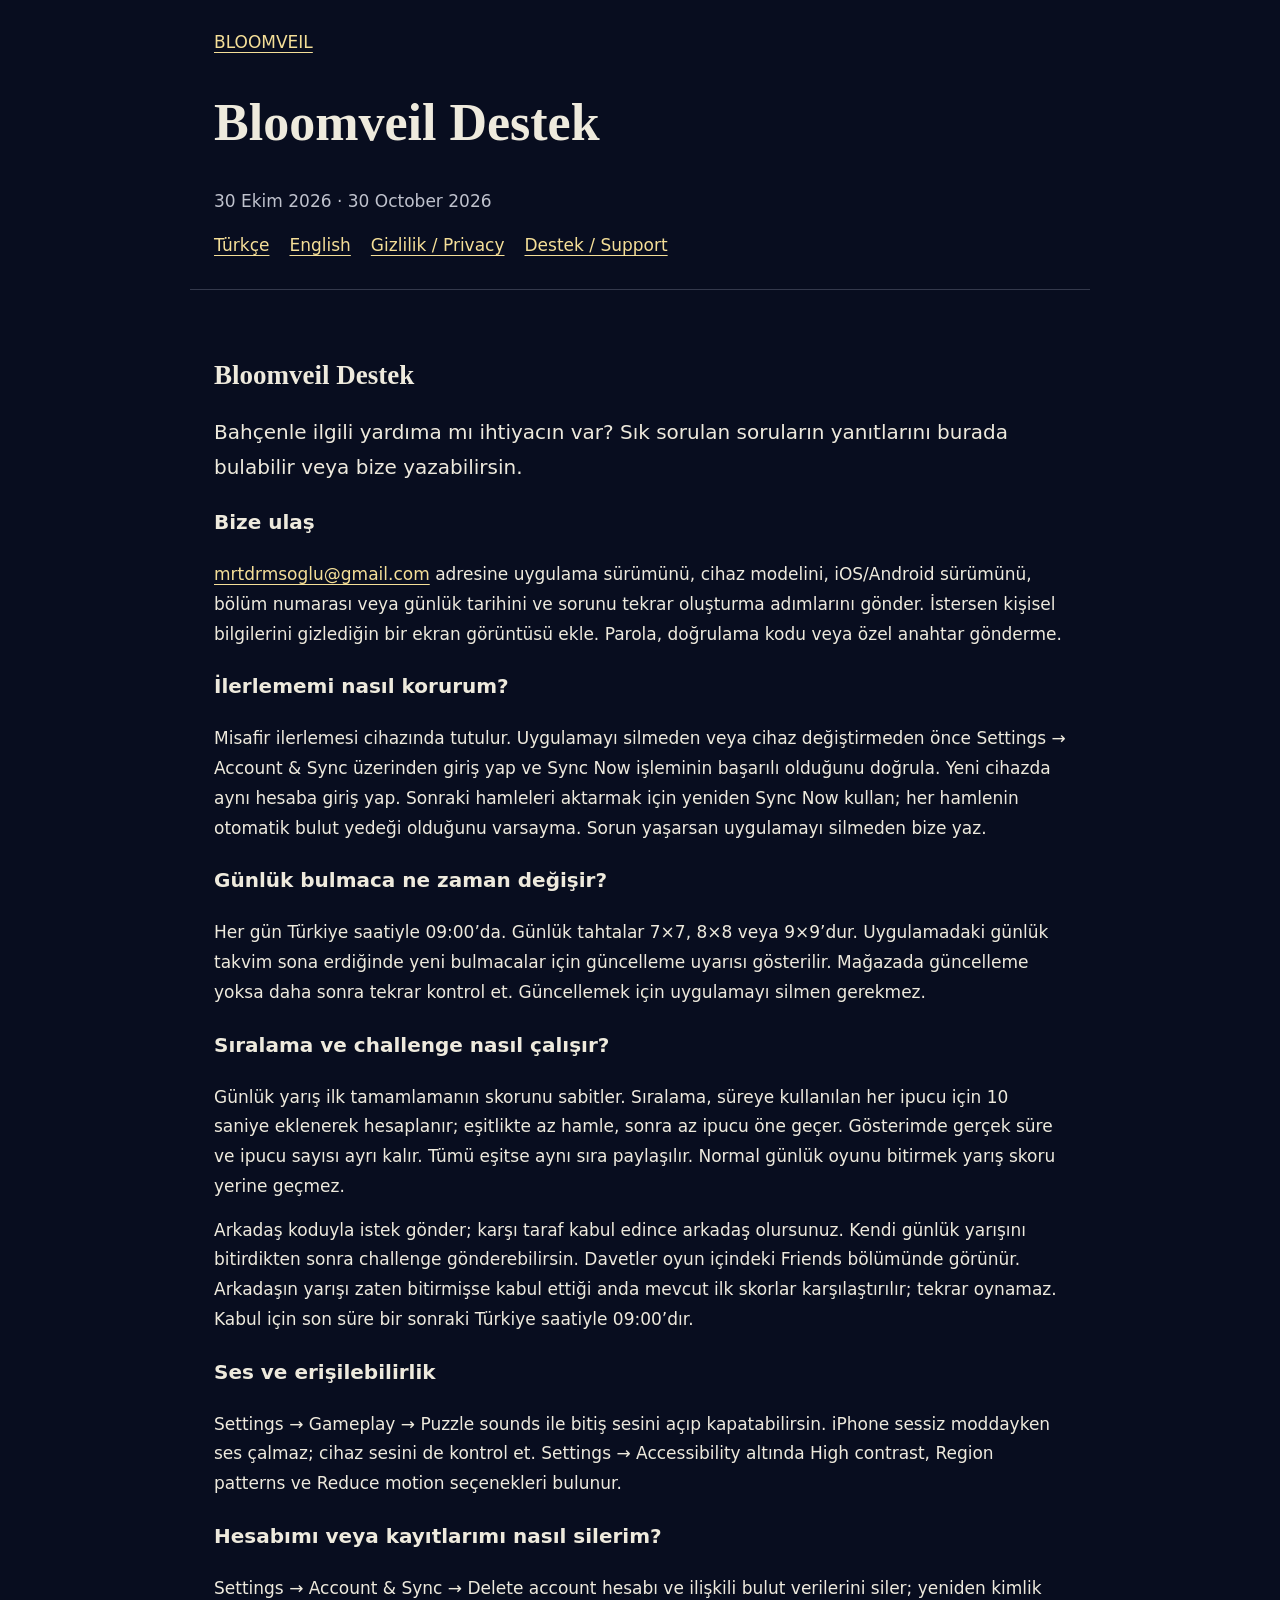
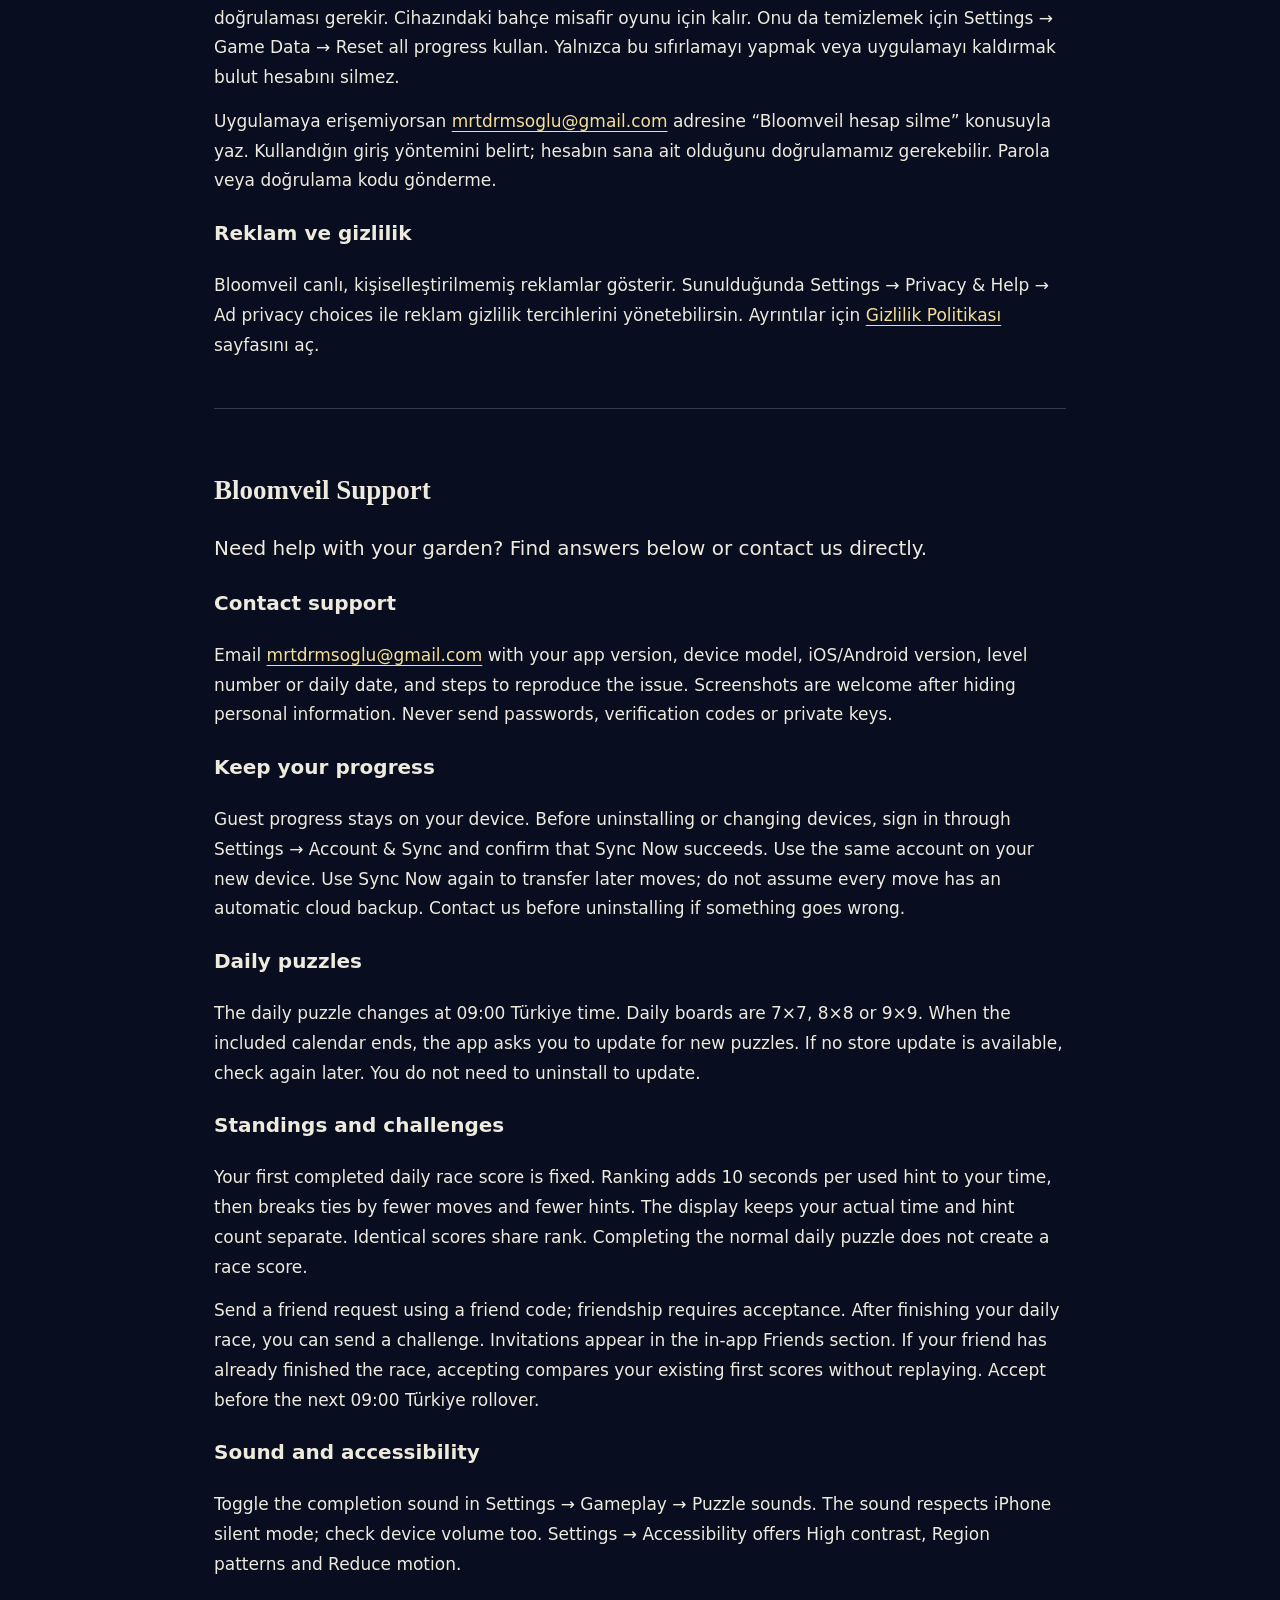
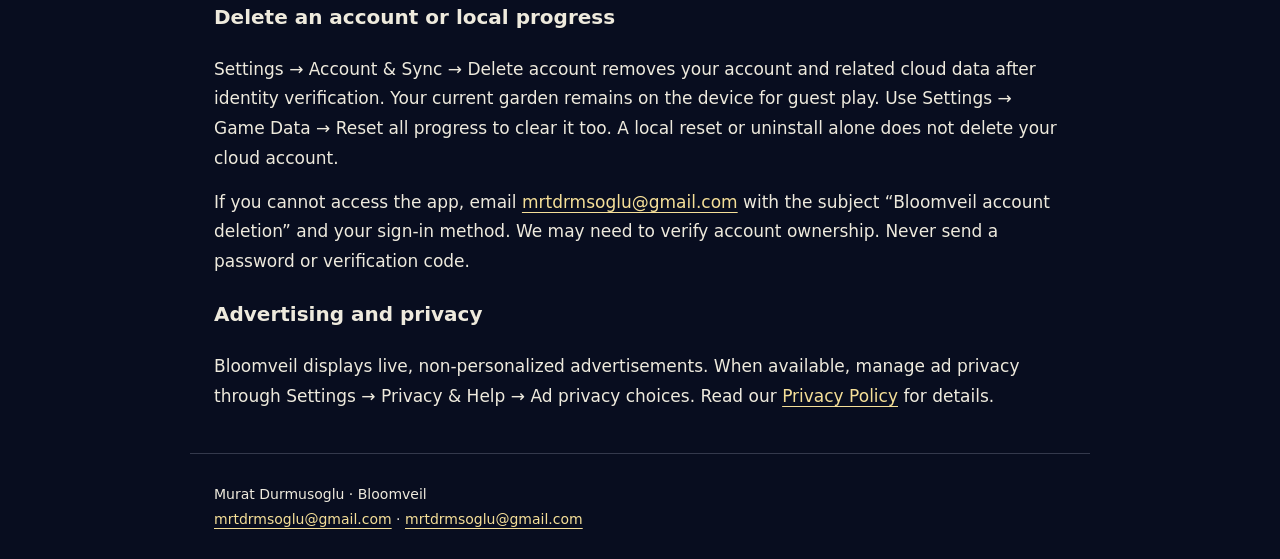
<file: apps/bloomveil/support/index.html>
<!doctype html><html lang="tr"><head><meta charset="utf-8"><meta name="viewport" content="width=device-width,initial-scale=1"><title>Bloomveil · Bloomveil Support</title><meta name="description" content="Need help with your garden? Find answers below or contact us directly."><style>*{box-sizing:border-box}html{scroll-behavior:smooth}body{margin:0;background:#080d1f;color:#eeeadd;font:17px/1.75 system-ui,sans-serif}a{color:#f5df98;text-underline-offset:4px}a:focus-visible{outline:3px solid #f5df98;outline-offset:5px}header,main,footer{max-width:900px;margin:auto;padding:28px 24px}header{border-bottom:1px solid #34394c}nav{display:flex;flex-wrap:wrap;gap:20px}h1{font:700 clamp(32px,6vw,52px)/1.15 Georgia,serif}h2{font:700 27px/1.3 Georgia,serif;margin-top:40px}h3{font-size:20px}p{margin:14px 0}.muted{color:#bfc2cd}.lead{font-size:20px}section{scroll-margin-top:20px}article+article{border-top:1px solid #34394c;margin-top:48px;padding-top:24px}.card{background:#131a2d;border:1px solid #34394c;border-radius:18px;padding:22px;margin:24px 0}footer{border-top:1px solid #34394c;font-size:14px}li{margin:10px 0}@media(prefers-reduced-motion:reduce){html{scroll-behavior:auto}}</style></head><body><header><a href="../support/">BLOOMVEIL</a><h1>Bloomveil Destek</h1><p class="muted">30 Ekim 2026 · 30 October 2026</p><nav aria-label="Sayfa ve dil seçimi"><a href="#tr" lang="tr">Türkçe</a><a href="#en" lang="en">English</a><a href="../privacy/">Gizlilik / Privacy</a><a href="../support/">Destek / Support</a></nav></header><main><article id="tr" lang="tr"><h2>Bloomveil Destek</h2><p class="lead">Bahçenle ilgili yardıma mı ihtiyacın var? Sık sorulan soruların yanıtlarını burada bulabilir veya bize yazabilirsin.</p><section><h3>Bize ulaş</h3><p><a href="mailto:mrtdrmsoglu@gmail.com?subject=Bloomveil%20destek">mrtdrmsoglu@gmail.com</a> adresine uygulama sürümünü, cihaz modelini, iOS/Android sürümünü, bölüm numarası veya günlük tarihini ve sorunu tekrar oluşturma adımlarını gönder. İstersen kişisel bilgilerini gizlediğin bir ekran görüntüsü ekle. Parola, doğrulama kodu veya özel anahtar gönderme.</p></section><section><h3>İlerlememi nasıl korurum?</h3><p>Misafir ilerlemesi cihazında tutulur. Uygulamayı silmeden veya cihaz değiştirmeden önce Settings → Account &amp; Sync üzerinden giriş yap ve Sync Now işleminin başarılı olduğunu doğrula. Yeni cihazda aynı hesaba giriş yap. Sonraki hamleleri aktarmak için yeniden Sync Now kullan; her hamlenin otomatik bulut yedeği olduğunu varsayma. Sorun yaşarsan uygulamayı silmeden bize yaz.</p></section><section><h3>Günlük bulmaca ne zaman değişir?</h3><p>Her gün Türkiye saatiyle 09:00’da. Günlük tahtalar 7×7, 8×8 veya 9×9’dur. Uygulamadaki günlük takvim sona erdiğinde yeni bulmacalar için güncelleme uyarısı gösterilir. Mağazada güncelleme yoksa daha sonra tekrar kontrol et. Güncellemek için uygulamayı silmen gerekmez.</p></section><section><h3>Sıralama ve challenge nasıl çalışır?</h3><p>Günlük yarış ilk tamamlamanın skorunu sabitler. Sıralama, süreye kullanılan her ipucu için 10 saniye eklenerek hesaplanır; eşitlikte az hamle, sonra az ipucu öne geçer. Gösterimde gerçek süre ve ipucu sayısı ayrı kalır. Tümü eşitse aynı sıra paylaşılır. Normal günlük oyunu bitirmek yarış skoru yerine geçmez.</p><p>Arkadaş koduyla istek gönder; karşı taraf kabul edince arkadaş olursunuz. Kendi günlük yarışını bitirdikten sonra challenge gönderebilirsin. Davetler oyun içindeki Friends bölümünde görünür. Arkadaşın yarışı zaten bitirmişse kabul ettiği anda mevcut ilk skorlar karşılaştırılır; tekrar oynamaz. Kabul için son süre bir sonraki Türkiye saatiyle 09:00’dır.</p></section><section><h3>Ses ve erişilebilirlik</h3><p>Settings → Gameplay → Puzzle sounds ile bitiş sesini açıp kapatabilirsin. iPhone sessiz moddayken ses çalmaz; cihaz sesini de kontrol et. Settings → Accessibility altında High contrast, Region patterns ve Reduce motion seçenekleri bulunur.</p></section><section><h3>Hesabımı veya kayıtlarımı nasıl silerim?</h3><p>Settings → Account &amp; Sync → Delete account hesabı ve ilişkili bulut verilerini siler; yeniden kimlik doğrulaması gerekir. Cihazındaki bahçe misafir oyunu için kalır. Onu da temizlemek için Settings → Game Data → Reset all progress kullan. Yalnızca bu sıfırlamayı yapmak veya uygulamayı kaldırmak bulut hesabını silmez.</p><p>Uygulamaya erişemiyorsan <a href="mailto:mrtdrmsoglu@gmail.com?subject=Bloomveil%20hesap%20silme">mrtdrmsoglu@gmail.com</a> adresine “Bloomveil hesap silme” konusuyla yaz. Kullandığın giriş yöntemini belirt; hesabın sana ait olduğunu doğrulamamız gerekebilir. Parola veya doğrulama kodu gönderme.</p></section><section><h3>Reklam ve gizlilik</h3><p>Bloomveil canlı, kişiselleştirilmemiş reklamlar gösterir. Sunulduğunda Settings → Privacy &amp; Help → Ad privacy choices ile reklam gizlilik tercihlerini yönetebilirsin. Ayrıntılar için <a href="../privacy/">Gizlilik Politikası</a> sayfasını aç.</p></section></article><article id="en" lang="en"><h2>Bloomveil Support</h2><p class="lead">Need help with your garden? Find answers below or contact us directly.</p><section><h3>Contact support</h3><p>Email <a href="mailto:mrtdrmsoglu@gmail.com?subject=Bloomveil%20support">mrtdrmsoglu@gmail.com</a> with your app version, device model, iOS/Android version, level number or daily date, and steps to reproduce the issue. Screenshots are welcome after hiding personal information. Never send passwords, verification codes or private keys.</p></section><section><h3>Keep your progress</h3><p>Guest progress stays on your device. Before uninstalling or changing devices, sign in through Settings → Account &amp; Sync and confirm that Sync Now succeeds. Use the same account on your new device. Use Sync Now again to transfer later moves; do not assume every move has an automatic cloud backup. Contact us before uninstalling if something goes wrong.</p></section><section><h3>Daily puzzles</h3><p>The daily puzzle changes at 09:00 Türkiye time. Daily boards are 7×7, 8×8 or 9×9. When the included calendar ends, the app asks you to update for new puzzles. If no store update is available, check again later. You do not need to uninstall to update.</p></section><section><h3>Standings and challenges</h3><p>Your first completed daily race score is fixed. Ranking adds 10 seconds per used hint to your time, then breaks ties by fewer moves and fewer hints. The display keeps your actual time and hint count separate. Identical scores share rank. Completing the normal daily puzzle does not create a race score.</p><p>Send a friend request using a friend code; friendship requires acceptance. After finishing your daily race, you can send a challenge. Invitations appear in the in-app Friends section. If your friend has already finished the race, accepting compares your existing first scores without replaying. Accept before the next 09:00 Türkiye rollover.</p></section><section><h3>Sound and accessibility</h3><p>Toggle the completion sound in Settings → Gameplay → Puzzle sounds. The sound respects iPhone silent mode; check device volume too. Settings → Accessibility offers High contrast, Region patterns and Reduce motion.</p></section><section><h3>Delete an account or local progress</h3><p>Settings → Account &amp; Sync → Delete account removes your account and related cloud data after identity verification. Your current garden remains on the device for guest play. Use Settings → Game Data → Reset all progress to clear it too. A local reset or uninstall alone does not delete your cloud account.</p><p>If you cannot access the app, email <a href="mailto:mrtdrmsoglu@gmail.com?subject=Bloomveil%20account%20deletion">mrtdrmsoglu@gmail.com</a> with the subject “Bloomveil account deletion” and your sign-in method. We may need to verify account ownership. Never send a password or verification code.</p></section><section><h3>Advertising and privacy</h3><p>Bloomveil displays live, non-personalized advertisements. When available, manage ad privacy through Settings → Privacy &amp; Help → Ad privacy choices. Read our <a href="../privacy/">Privacy Policy</a> for details.</p></section></article></main><footer>Murat Durmusoglu · Bloomveil<br><a href="mailto:mrtdrmsoglu@gmail.com">mrtdrmsoglu@gmail.com</a> · <a href="mailto:mrtdrmsoglu@gmail.com">mrtdrmsoglu@gmail.com</a></footer></body></html>
</file>
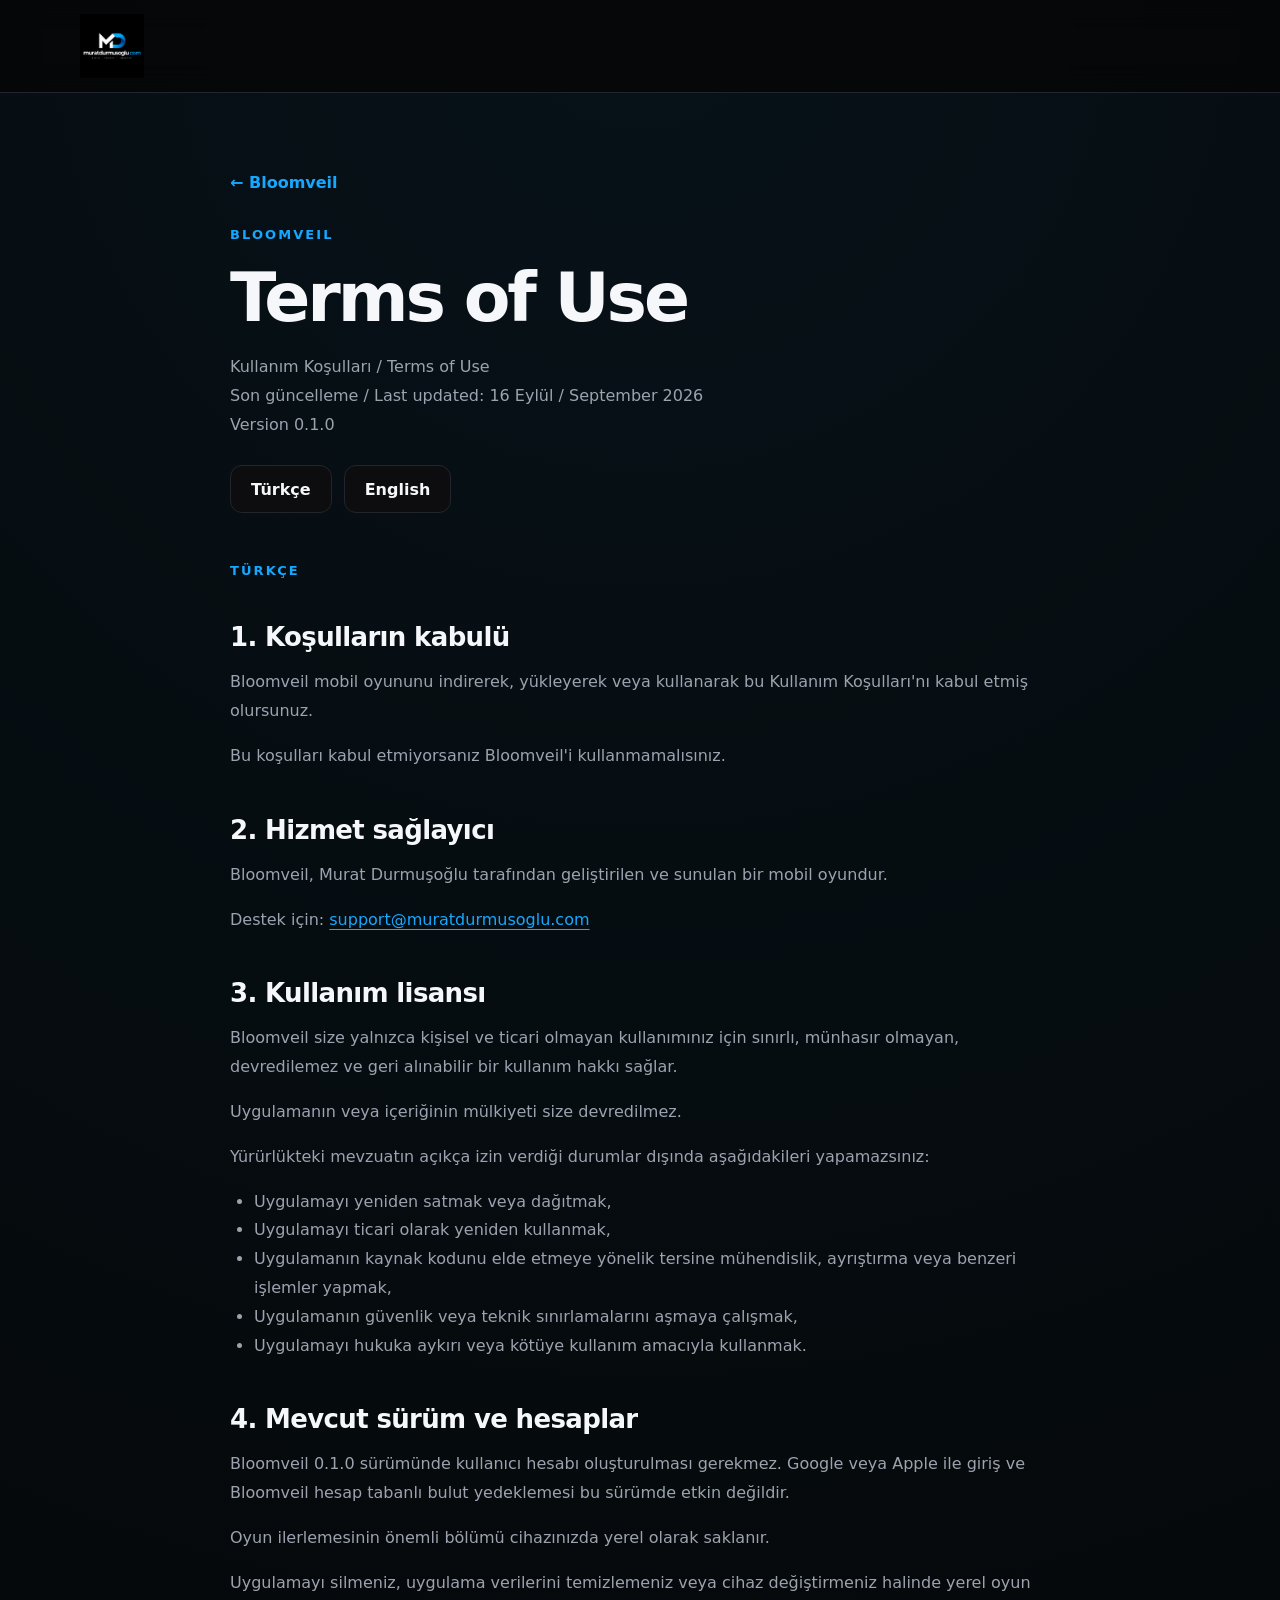
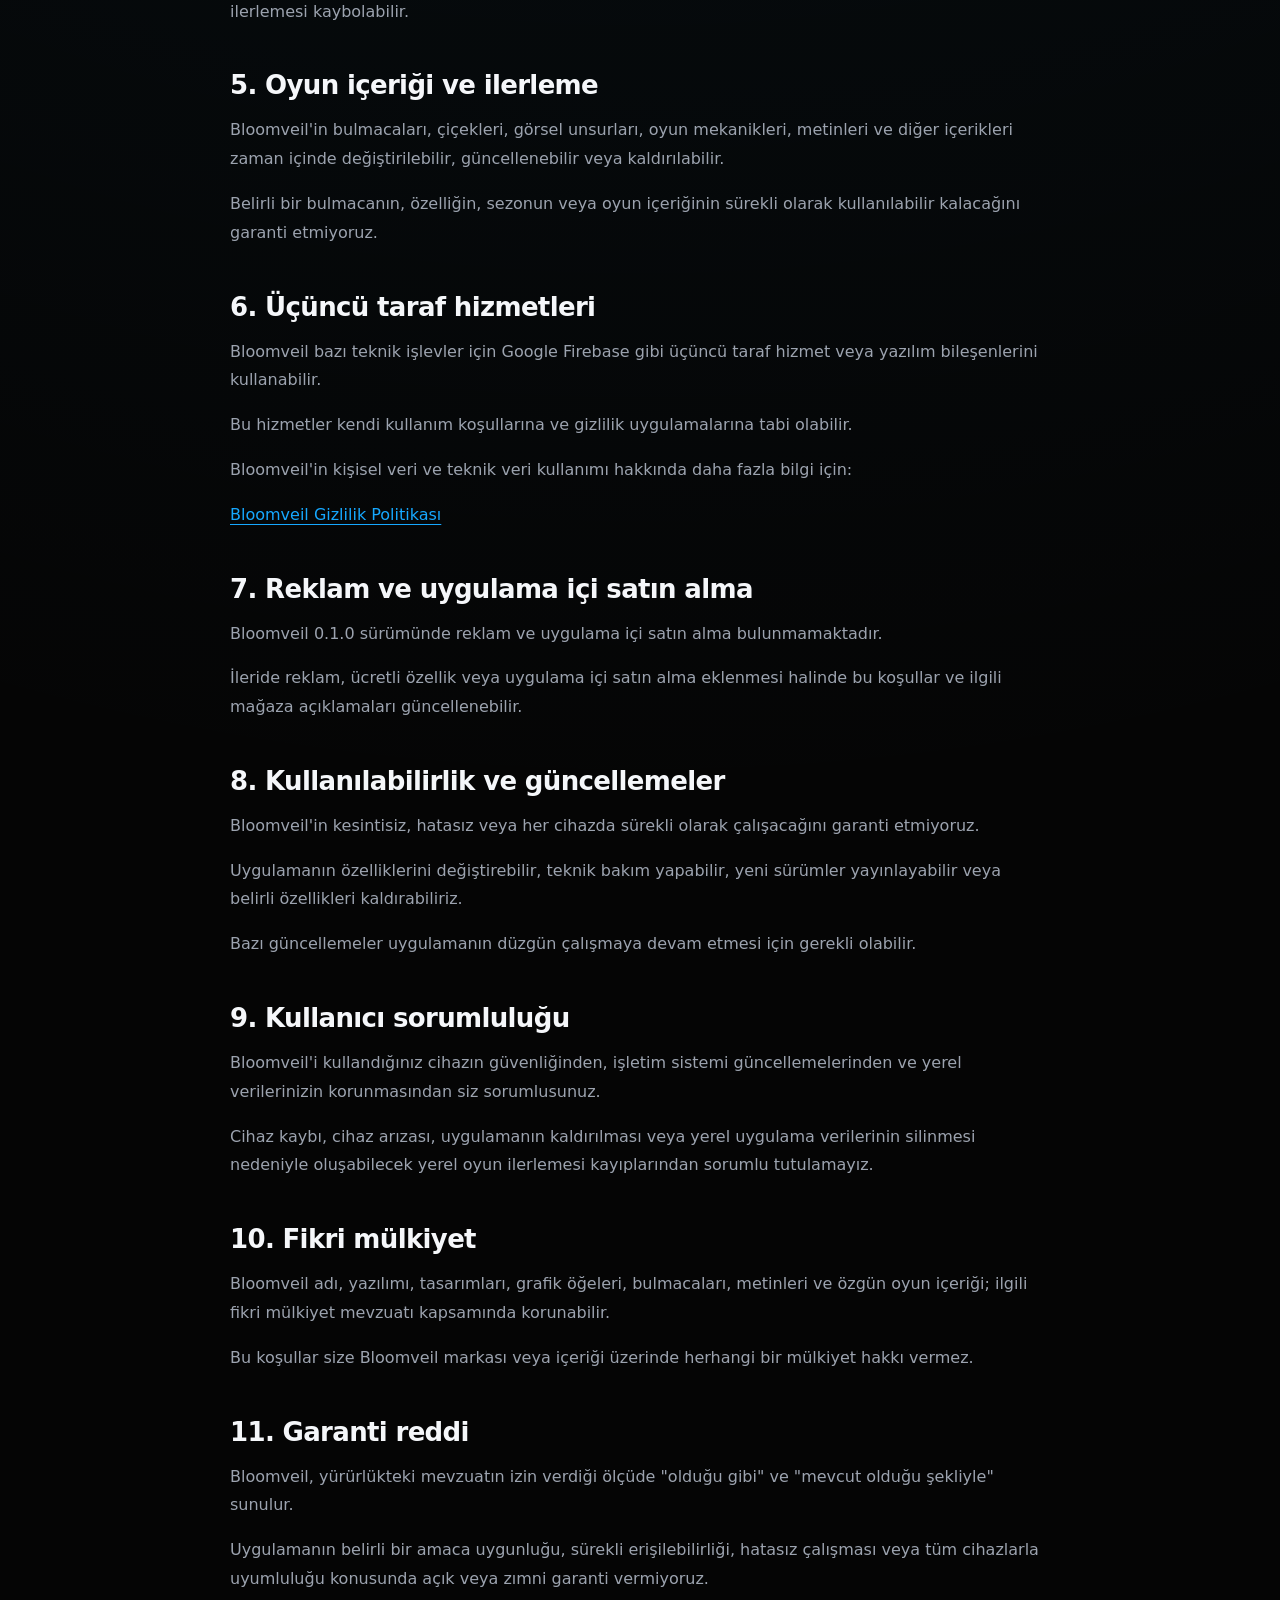
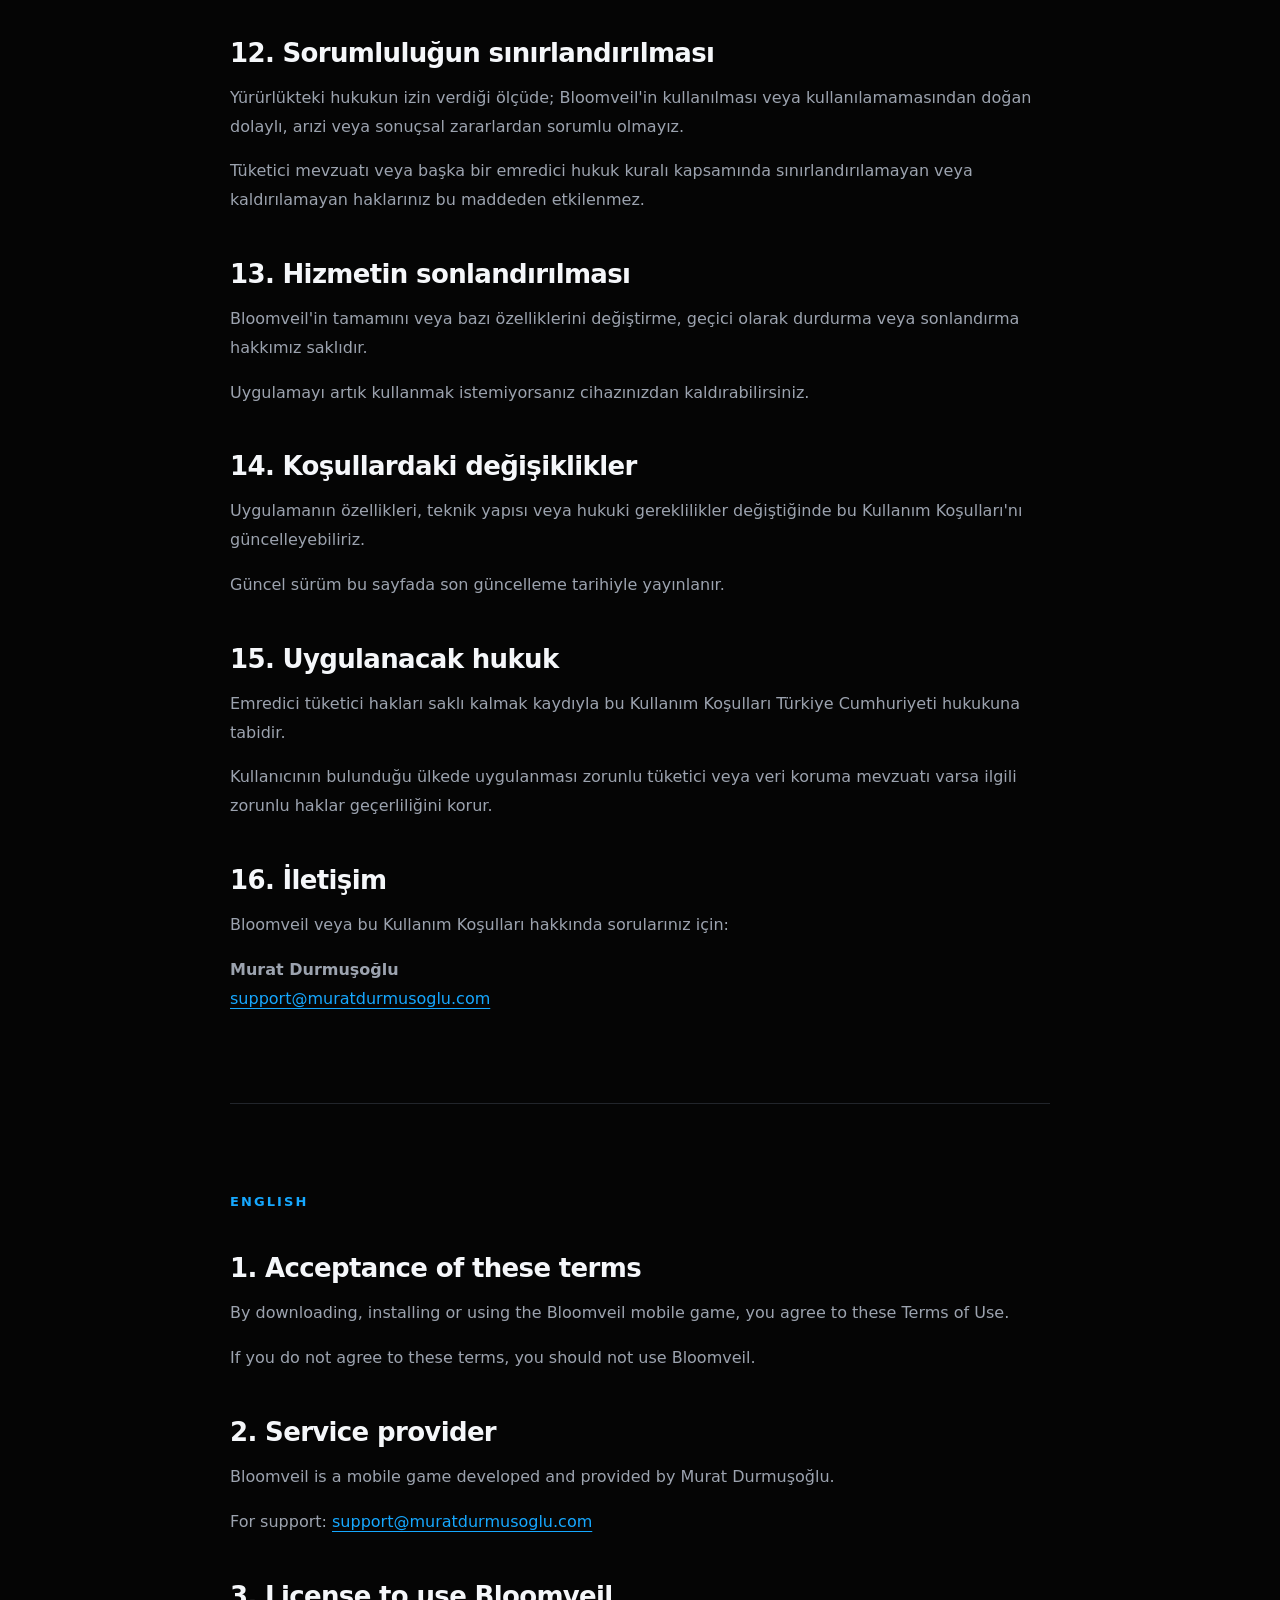
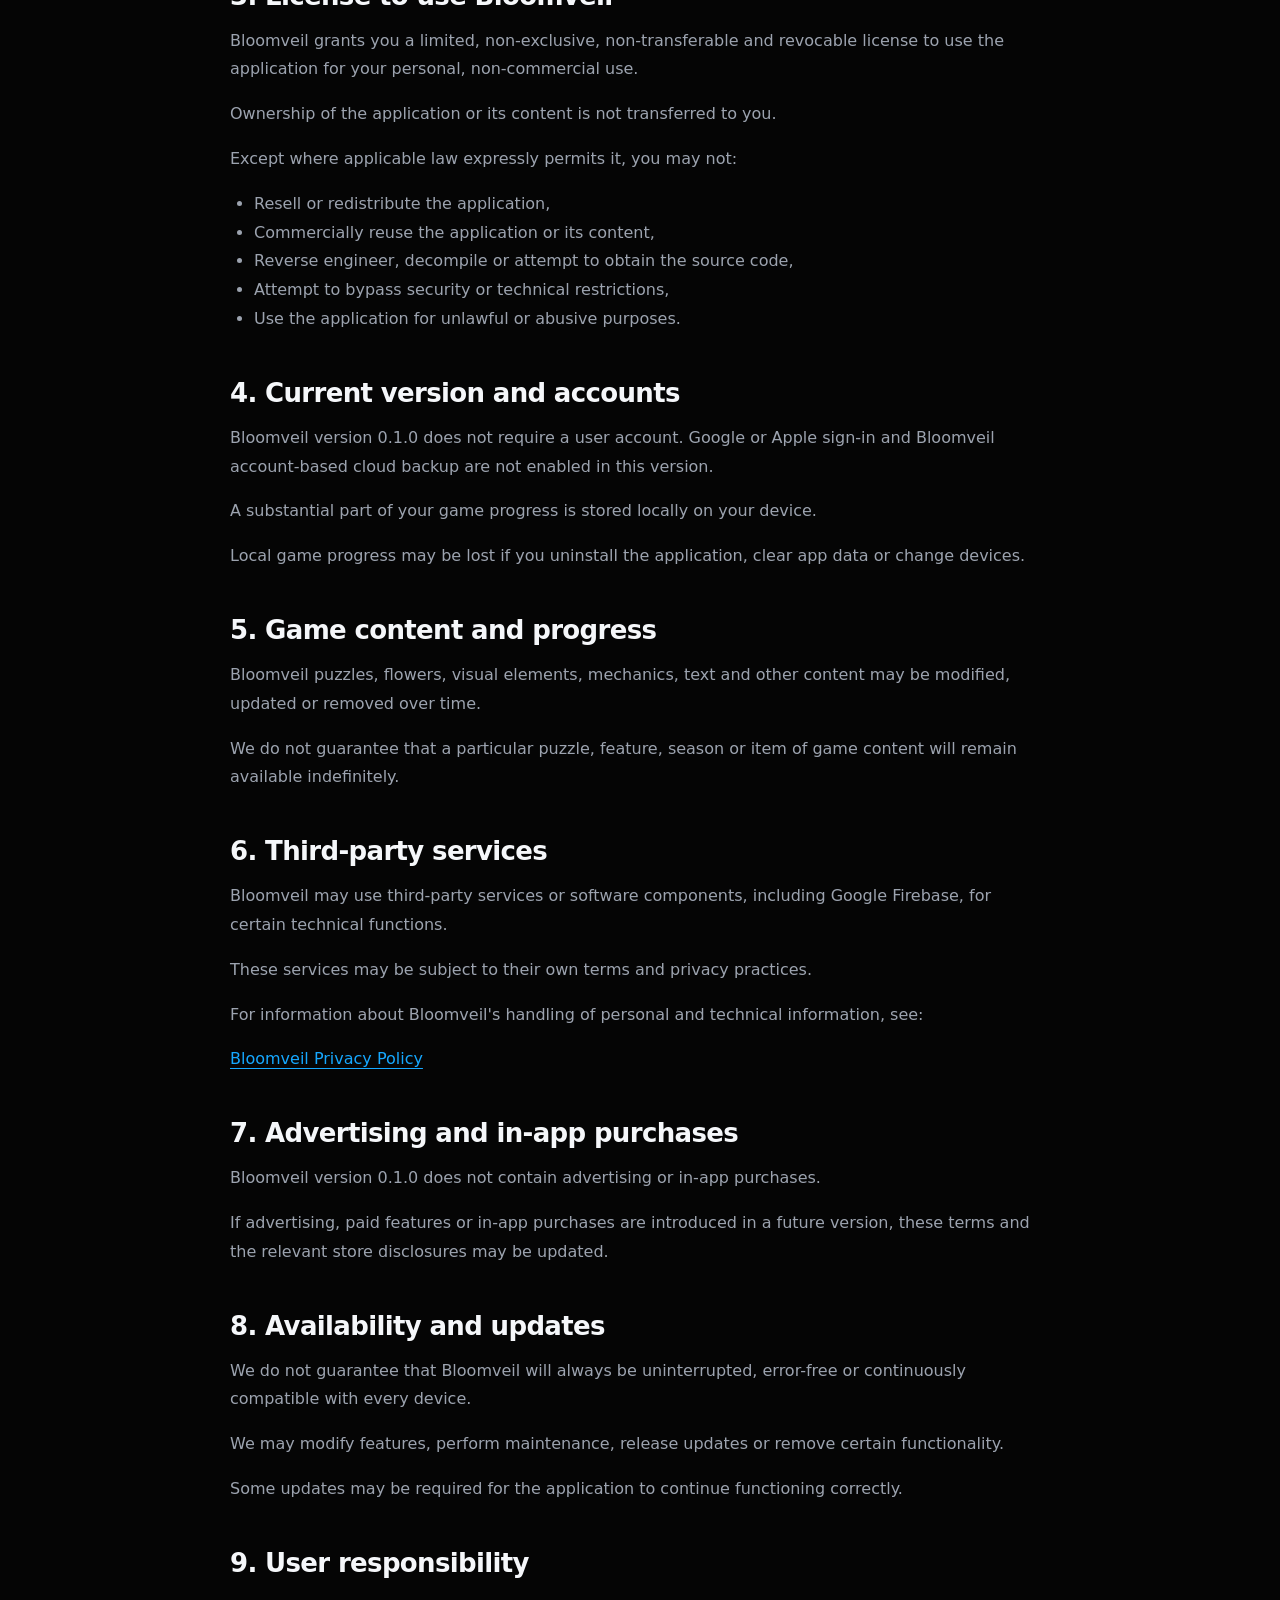
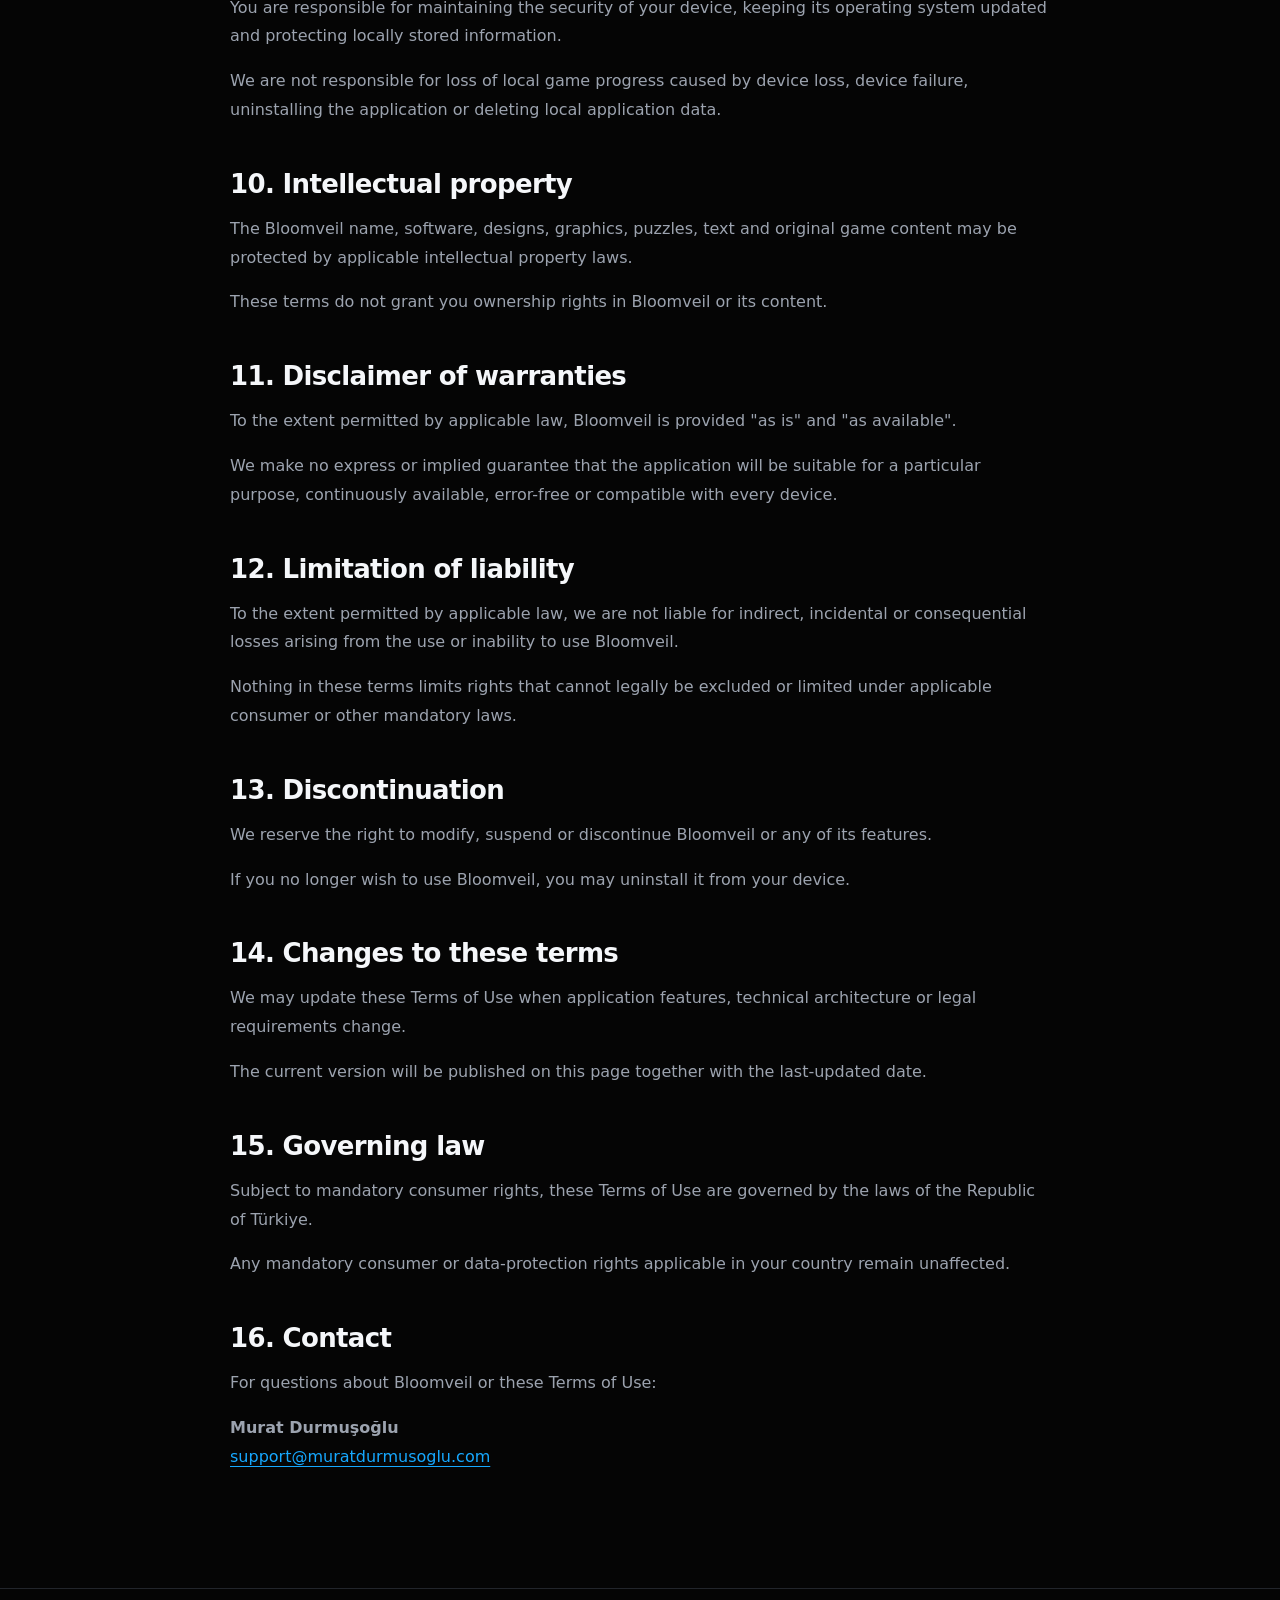
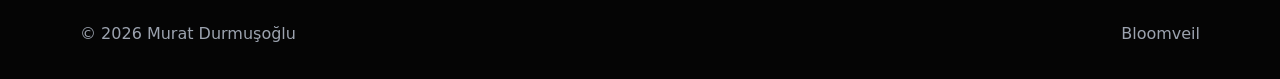
<file: apps/bloomveil/terms/index.html>
<!DOCTYPE html>
<html lang="en">
<head>
  <meta charset="UTF-8" />
  <meta name="viewport" content="width=device-width, initial-scale=1.0" />

  <meta
    name="description"
    content="Bloomveil Terms of Use - Kullanım Koşulları"
  />

  <title>Bloomveil Terms of Use | Murat Durmuşoğlu</title>

  <link rel="stylesheet" href="/style.css" />
  <link rel="icon" type="image/png" href="/assets/favicon.png" />

  <style>
    .terms-page {
      padding: 80px 0 100px;
    }

    .terms-content {
      max-width: 820px;
    }

    .terms-header {
      margin-bottom: 50px;
    }

    .terms-header h1 {
      margin: 0 0 16px;
      font-size: clamp(42px, 6vw, 68px);
      letter-spacing: -0.045em;
    }

    .terms-meta,
    .terms-section p,
    .terms-section li {
      color: var(--muted);
      font-size: 16px;
      line-height: 1.8;
    }

    .language-nav {
      display: flex;
      gap: 12px;
      margin-top: 26px;
      flex-wrap: wrap;
    }

    .terms-section {
      margin-top: 44px;
    }

    .terms-section h2 {
      margin-bottom: 16px;
      font-size: 26px;
      letter-spacing: -0.025em;
    }

    .terms-section a {
      color: var(--blue);
      text-decoration: underline;
      text-underline-offset: 4px;
    }

    .terms-section ul {
      padding-left: 24px;
    }

    .language-divider {
      margin: 90px 0;
      border: 0;
      border-top: 1px solid var(--line);
    }

    .back-link {
      display: inline-block;
      margin-bottom: 35px;
      color: var(--blue);
      font-weight: 700;
    }
  </style>
</head>

<body>

<header class="site-header">
  <div class="container header-inner">
    <a class="brand" href="/" aria-label="muratdurmusoglu.com home">
  <img
    class="brand-logo"
    src="/assets/logo-dark.png"
    alt="muratdurmusoglu.com logo"
  />
</a>
  </div>
</header>

<main class="terms-page">

  <div class="container terms-content">

    <a class="back-link" href="/apps/bloomveil/">
      ← Bloomveil
    </a>

    <div class="terms-header">
      <p class="eyebrow">Bloomveil</p>

      <h1>Terms of Use</h1>

      <p class="terms-meta">
        Kullanım Koşulları / Terms of Use<br>
        Son güncelleme / Last updated: 16 Eylül / September 2026<br>
        Version 0.1.0
      </p>

      <div class="language-nav">
        <a class="button secondary" href="#tr">Türkçe</a>
        <a class="button secondary" href="#en">English</a>
      </div>
    </div>


    <!-- TÜRKÇE -->

    <section id="tr">

      <p class="eyebrow">Türkçe</p>

      <div class="terms-section">
        <h2>1. Koşulların kabulü</h2>

        <p>
          Bloomveil mobil oyununu indirerek, yükleyerek veya kullanarak
          bu Kullanım Koşulları'nı kabul etmiş olursunuz.
        </p>

        <p>
          Bu koşulları kabul etmiyorsanız Bloomveil'i kullanmamalısınız.
        </p>
      </div>


      <div class="terms-section">
        <h2>2. Hizmet sağlayıcı</h2>

        <p>
          Bloomveil, Murat Durmuşoğlu tarafından geliştirilen ve sunulan
          bir mobil oyundur.
        </p>

        <p>
          Destek için:
          <a href="mailto:support@muratdurmusoglu.com">
            support@muratdurmusoglu.com
          </a>
        </p>
      </div>


      <div class="terms-section">
        <h2>3. Kullanım lisansı</h2>

        <p>
          Bloomveil size yalnızca kişisel ve ticari olmayan kullanımınız için
          sınırlı, münhasır olmayan, devredilemez ve geri alınabilir bir
          kullanım hakkı sağlar.
        </p>

        <p>
          Uygulamanın veya içeriğinin mülkiyeti size devredilmez.
        </p>

        <p>
          Yürürlükteki mevzuatın açıkça izin verdiği durumlar dışında
          aşağıdakileri yapamazsınız:
        </p>

        <ul>
          <li>Uygulamayı yeniden satmak veya dağıtmak,</li>
          <li>Uygulamayı ticari olarak yeniden kullanmak,</li>
          <li>
            Uygulamanın kaynak kodunu elde etmeye yönelik tersine mühendislik,
            ayrıştırma veya benzeri işlemler yapmak,
          </li>
          <li>
            Uygulamanın güvenlik veya teknik sınırlamalarını aşmaya çalışmak,
          </li>
          <li>
            Uygulamayı hukuka aykırı veya kötüye kullanım amacıyla kullanmak.
          </li>
        </ul>
      </div>


      <div class="terms-section">
        <h2>4. Mevcut sürüm ve hesaplar</h2>

        <p>
          Bloomveil 0.1.0 sürümünde kullanıcı hesabı oluşturulması gerekmez.
          Google veya Apple ile giriş ve Bloomveil hesap tabanlı bulut
          yedeklemesi bu sürümde etkin değildir.
        </p>

        <p>
          Oyun ilerlemesinin önemli bölümü cihazınızda yerel olarak saklanır.
        </p>

        <p>
          Uygulamayı silmeniz, uygulama verilerini temizlemeniz veya cihaz
          değiştirmeniz halinde yerel oyun ilerlemesi kaybolabilir.
        </p>
      </div>


      <div class="terms-section">
        <h2>5. Oyun içeriği ve ilerleme</h2>

        <p>
          Bloomveil'in bulmacaları, çiçekleri, görsel unsurları, oyun
          mekanikleri, metinleri ve diğer içerikleri zaman içinde
          değiştirilebilir, güncellenebilir veya kaldırılabilir.
        </p>

        <p>
          Belirli bir bulmacanın, özelliğin, sezonun veya oyun içeriğinin
          sürekli olarak kullanılabilir kalacağını garanti etmiyoruz.
        </p>
      </div>


      <div class="terms-section">
        <h2>6. Üçüncü taraf hizmetleri</h2>

        <p>
          Bloomveil bazı teknik işlevler için Google Firebase gibi üçüncü
          taraf hizmet veya yazılım bileşenlerini kullanabilir.
        </p>

        <p>
          Bu hizmetler kendi kullanım koşullarına ve gizlilik uygulamalarına
          tabi olabilir.
        </p>

        <p>
          Bloomveil'in kişisel veri ve teknik veri kullanımı hakkında daha
          fazla bilgi için:
        </p>

        <p>
          <a href="/apps/bloomveil/privacy/">
            Bloomveil Gizlilik Politikası
          </a>
        </p>
      </div>


      <div class="terms-section">
        <h2>7. Reklam ve uygulama içi satın alma</h2>

        <p>
          Bloomveil 0.1.0 sürümünde reklam ve uygulama içi satın alma
          bulunmamaktadır.
        </p>

        <p>
          İleride reklam, ücretli özellik veya uygulama içi satın alma
          eklenmesi halinde bu koşullar ve ilgili mağaza açıklamaları
          güncellenebilir.
        </p>
      </div>


      <div class="terms-section">
        <h2>8. Kullanılabilirlik ve güncellemeler</h2>

        <p>
          Bloomveil'in kesintisiz, hatasız veya her cihazda sürekli olarak
          çalışacağını garanti etmiyoruz.
        </p>

        <p>
          Uygulamanın özelliklerini değiştirebilir, teknik bakım yapabilir,
          yeni sürümler yayınlayabilir veya belirli özellikleri kaldırabiliriz.
        </p>

        <p>
          Bazı güncellemeler uygulamanın düzgün çalışmaya devam etmesi için
          gerekli olabilir.
        </p>
      </div>


      <div class="terms-section">
        <h2>9. Kullanıcı sorumluluğu</h2>

        <p>
          Bloomveil'i kullandığınız cihazın güvenliğinden, işletim sistemi
          güncellemelerinden ve yerel verilerinizin korunmasından siz
          sorumlusunuz.
        </p>

        <p>
          Cihaz kaybı, cihaz arızası, uygulamanın kaldırılması veya yerel
          uygulama verilerinin silinmesi nedeniyle oluşabilecek yerel oyun
          ilerlemesi kayıplarından sorumlu tutulamayız.
        </p>
      </div>


      <div class="terms-section">
        <h2>10. Fikri mülkiyet</h2>

        <p>
          Bloomveil adı, yazılımı, tasarımları, grafik öğeleri, bulmacaları,
          metinleri ve özgün oyun içeriği; ilgili fikri mülkiyet mevzuatı
          kapsamında korunabilir.
        </p>

        <p>
          Bu koşullar size Bloomveil markası veya içeriği üzerinde herhangi
          bir mülkiyet hakkı vermez.
        </p>
      </div>


      <div class="terms-section">
        <h2>11. Garanti reddi</h2>

        <p>
          Bloomveil, yürürlükteki mevzuatın izin verdiği ölçüde "olduğu gibi"
          ve "mevcut olduğu şekliyle" sunulur.
        </p>

        <p>
          Uygulamanın belirli bir amaca uygunluğu, sürekli erişilebilirliği,
          hatasız çalışması veya tüm cihazlarla uyumluluğu konusunda açık
          veya zımni garanti vermiyoruz.
        </p>
      </div>


      <div class="terms-section">
        <h2>12. Sorumluluğun sınırlandırılması</h2>

        <p>
          Yürürlükteki hukukun izin verdiği ölçüde; Bloomveil'in kullanılması
          veya kullanılamamasından doğan dolaylı, arızi veya sonuçsal
          zararlardan sorumlu olmayız.
        </p>

        <p>
          Tüketici mevzuatı veya başka bir emredici hukuk kuralı kapsamında
          sınırlandırılamayan veya kaldırılamayan haklarınız bu maddeden
          etkilenmez.
        </p>
      </div>


      <div class="terms-section">
        <h2>13. Hizmetin sonlandırılması</h2>

        <p>
          Bloomveil'in tamamını veya bazı özelliklerini değiştirme, geçici
          olarak durdurma veya sonlandırma hakkımız saklıdır.
        </p>

        <p>
          Uygulamayı artık kullanmak istemiyorsanız cihazınızdan
          kaldırabilirsiniz.
        </p>
      </div>


      <div class="terms-section">
        <h2>14. Koşullardaki değişiklikler</h2>

        <p>
          Uygulamanın özellikleri, teknik yapısı veya hukuki gereklilikler
          değiştiğinde bu Kullanım Koşulları'nı güncelleyebiliriz.
        </p>

        <p>
          Güncel sürüm bu sayfada son güncelleme tarihiyle yayınlanır.
        </p>
      </div>


      <div class="terms-section">
        <h2>15. Uygulanacak hukuk</h2>

        <p>
          Emredici tüketici hakları saklı kalmak kaydıyla bu Kullanım
          Koşulları Türkiye Cumhuriyeti hukukuna tabidir.
        </p>

        <p>
          Kullanıcının bulunduğu ülkede uygulanması zorunlu tüketici veya
          veri koruma mevzuatı varsa ilgili zorunlu haklar geçerliliğini
          korur.
        </p>
      </div>


      <div class="terms-section">
        <h2>16. İletişim</h2>

        <p>
          Bloomveil veya bu Kullanım Koşulları hakkında sorularınız için:
        </p>

        <p>
          <strong>Murat Durmuşoğlu</strong><br>
          <a href="mailto:support@muratdurmusoglu.com">
            support@muratdurmusoglu.com
          </a>
        </p>
      </div>

    </section>


    <hr class="language-divider">


    <!-- ENGLISH -->

    <section id="en">

      <p class="eyebrow">English</p>

      <div class="terms-section">
        <h2>1. Acceptance of these terms</h2>

        <p>
          By downloading, installing or using the Bloomveil mobile game,
          you agree to these Terms of Use.
        </p>

        <p>
          If you do not agree to these terms, you should not use Bloomveil.
        </p>
      </div>


      <div class="terms-section">
        <h2>2. Service provider</h2>

        <p>
          Bloomveil is a mobile game developed and provided by
          Murat Durmuşoğlu.
        </p>

        <p>
          For support:
          <a href="mailto:support@muratdurmusoglu.com">
            support@muratdurmusoglu.com
          </a>
        </p>
      </div>


      <div class="terms-section">
        <h2>3. License to use Bloomveil</h2>

        <p>
          Bloomveil grants you a limited, non-exclusive, non-transferable
          and revocable license to use the application for your personal,
          non-commercial use.
        </p>

        <p>
          Ownership of the application or its content is not transferred
          to you.
        </p>

        <p>
          Except where applicable law expressly permits it, you may not:
        </p>

        <ul>
          <li>Resell or redistribute the application,</li>
          <li>Commercially reuse the application or its content,</li>
          <li>
            Reverse engineer, decompile or attempt to obtain the source code,
          </li>
          <li>
            Attempt to bypass security or technical restrictions,
          </li>
          <li>
            Use the application for unlawful or abusive purposes.
          </li>
        </ul>
      </div>


      <div class="terms-section">
        <h2>4. Current version and accounts</h2>

        <p>
          Bloomveil version 0.1.0 does not require a user account.
          Google or Apple sign-in and Bloomveil account-based cloud backup
          are not enabled in this version.
        </p>

        <p>
          A substantial part of your game progress is stored locally on
          your device.
        </p>

        <p>
          Local game progress may be lost if you uninstall the application,
          clear app data or change devices.
        </p>
      </div>


      <div class="terms-section">
        <h2>5. Game content and progress</h2>

        <p>
          Bloomveil puzzles, flowers, visual elements, mechanics, text and
          other content may be modified, updated or removed over time.
        </p>

        <p>
          We do not guarantee that a particular puzzle, feature, season or
          item of game content will remain available indefinitely.
        </p>
      </div>


      <div class="terms-section">
        <h2>6. Third-party services</h2>

        <p>
          Bloomveil may use third-party services or software components,
          including Google Firebase, for certain technical functions.
        </p>

        <p>
          These services may be subject to their own terms and privacy
          practices.
        </p>

        <p>
          For information about Bloomveil's handling of personal and
          technical information, see:
        </p>

        <p>
          <a href="/apps/bloomveil/privacy/">
            Bloomveil Privacy Policy
          </a>
        </p>
      </div>


      <div class="terms-section">
        <h2>7. Advertising and in-app purchases</h2>

        <p>
          Bloomveil version 0.1.0 does not contain advertising or in-app
          purchases.
        </p>

        <p>
          If advertising, paid features or in-app purchases are introduced
          in a future version, these terms and the relevant store disclosures
          may be updated.
        </p>
      </div>


      <div class="terms-section">
        <h2>8. Availability and updates</h2>

        <p>
          We do not guarantee that Bloomveil will always be uninterrupted,
          error-free or continuously compatible with every device.
        </p>

        <p>
          We may modify features, perform maintenance, release updates or
          remove certain functionality.
        </p>

        <p>
          Some updates may be required for the application to continue
          functioning correctly.
        </p>
      </div>


      <div class="terms-section">
        <h2>9. User responsibility</h2>

        <p>
          You are responsible for maintaining the security of your device,
          keeping its operating system updated and protecting locally stored
          information.
        </p>

        <p>
          We are not responsible for loss of local game progress caused by
          device loss, device failure, uninstalling the application or
          deleting local application data.
        </p>
      </div>


      <div class="terms-section">
        <h2>10. Intellectual property</h2>

        <p>
          The Bloomveil name, software, designs, graphics, puzzles, text and
          original game content may be protected by applicable intellectual
          property laws.
        </p>

        <p>
          These terms do not grant you ownership rights in Bloomveil or its
          content.
        </p>
      </div>


      <div class="terms-section">
        <h2>11. Disclaimer of warranties</h2>

        <p>
          To the extent permitted by applicable law, Bloomveil is provided
          "as is" and "as available".
        </p>

        <p>
          We make no express or implied guarantee that the application will
          be suitable for a particular purpose, continuously available,
          error-free or compatible with every device.
        </p>
      </div>


      <div class="terms-section">
        <h2>12. Limitation of liability</h2>

        <p>
          To the extent permitted by applicable law, we are not liable for
          indirect, incidental or consequential losses arising from the use
          or inability to use Bloomveil.
        </p>

        <p>
          Nothing in these terms limits rights that cannot legally be
          excluded or limited under applicable consumer or other mandatory
          laws.
        </p>
      </div>


      <div class="terms-section">
        <h2>13. Discontinuation</h2>

        <p>
          We reserve the right to modify, suspend or discontinue Bloomveil
          or any of its features.
        </p>

        <p>
          If you no longer wish to use Bloomveil, you may uninstall it from
          your device.
        </p>
      </div>


      <div class="terms-section">
        <h2>14. Changes to these terms</h2>

        <p>
          We may update these Terms of Use when application features,
          technical architecture or legal requirements change.
        </p>

        <p>
          The current version will be published on this page together with
          the last-updated date.
        </p>
      </div>


      <div class="terms-section">
        <h2>15. Governing law</h2>

        <p>
          Subject to mandatory consumer rights, these Terms of Use are
          governed by the laws of the Republic of Türkiye.
        </p>

        <p>
          Any mandatory consumer or data-protection rights applicable in
          your country remain unaffected.
        </p>
      </div>


      <div class="terms-section">
        <h2>16. Contact</h2>

        <p>
          For questions about Bloomveil or these Terms of Use:
        </p>

        <p>
          <strong>Murat Durmuşoğlu</strong><br>
          <a href="mailto:support@muratdurmusoglu.com">
            support@muratdurmusoglu.com
          </a>
        </p>
      </div>

    </section>

  </div>

</main>


<footer class="footer">
  <div class="container footer-inner">
    <span>© 2026 Murat Durmuşoğlu</span>

    <a href="/apps/bloomveil/">
      Bloomveil
    </a>
  </div>
</footer>

</body>
</html>
</file>
<file: style.css>
:root {
  --bg: #050505;
  --panel: #0d0d0f;
  --panel-soft: #121216;
  --text: #f5f7fa;
  --muted: #9ca3af;
  --line: #22252b;
  --blue: #16a8ff;
  --blue-strong: #0f7ed8;
  --max-width: 1120px;
}

* {
  box-sizing: border-box;
}

html {
  scroll-behavior: smooth;
}

body {
  margin: 0;
  background:
    radial-gradient(circle at top, rgba(22, 168, 255, 0.08), transparent 30%),
    var(--bg);
  color: var(--text);
  font-family:
    Inter,
    ui-sans-serif,
    system-ui,
    -apple-system,
    BlinkMacSystemFont,
    "Segoe UI",
    sans-serif;
}

a {
  color: inherit;
  text-decoration: none;
}

.container {
  width: min(calc(100% - 40px), var(--max-width));
  margin: 0 auto;
}

.site-header {
  border-bottom: 1px solid var(--line);
  background: rgba(5, 5, 5, 0.8);
  backdrop-filter: blur(16px);
  position: sticky;
  top: 0;
  z-index: 10;
}

.header-inner {
  min-height: 92px;
  display: flex;
  align-items: center;
}
@media (max-width: 700px) {
  .brand-logo {
    height: 44px;
  }

  .header-inner {
    min-height: 76px;
  }
}

.brand {
  display: flex;
  align-items: center;
}

.brand-logo {
  display: block;
  height: 64px;
  width: auto;
  max-width: min(100%, 560px);
}

.hero {
  padding: 120px 0 110px;
}

.eyebrow {
  margin: 0 0 16px;
  color: var(--blue);
  text-transform: uppercase;
  letter-spacing: 0.16em;
  font-size: 13px;
  font-weight: 700;
}

.hero h1 {
  max-width: 900px;
  margin: 0;
  font-size: clamp(44px, 7vw, 88px);
  line-height: 0.98;
  letter-spacing: -0.055em;
}

.hero h1 span {
  color: var(--blue);
}

.hero-copy {
  max-width: 700px;
  margin: 28px 0 0;
  color: var(--muted);
  font-size: 19px;
  line-height: 1.7;
}

.actions {
  display: flex;
  flex-wrap: wrap;
  gap: 12px;
  margin-top: 34px;
}

.button {
  display: inline-flex;
  align-items: center;
  justify-content: center;
  min-height: 48px;
  padding: 0 20px;
  border-radius: 12px;
  font-weight: 700;
  border: 1px solid var(--line);
}

.button.primary {
  background: var(--blue);
  color: #041018;
  border-color: var(--blue);
}

.button.secondary {
  background: var(--panel);
}

.section {
  padding: 90px 0;
  border-top: 1px solid var(--line);
}

.section h2 {
  margin: 0 0 34px;
  font-size: 38px;
  letter-spacing: -0.04em;
}

.card-grid {
  display: grid;
  grid-template-columns: repeat(auto-fit, minmax(280px, 1fr));
  gap: 18px;
}

.card {
  min-height: 280px;
  padding: 28px;
  border: 1px solid var(--line);
  border-radius: 22px;
  background:
    linear-gradient(180deg, rgba(255,255,255,0.025), transparent),
    var(--panel);
  display: flex;
  flex-direction: column;
  justify-content: space-between;
}

.card h3 {
  margin: 14px 0 10px;
  font-size: 28px;
}

.card p {
  color: var(--muted);
  line-height: 1.7;
}

.status {
  display: inline-flex;
  padding: 7px 10px;
  border-radius: 999px;
  background: rgba(22, 168, 255, 0.1);
  color: var(--blue);
  font-size: 12px;
  font-weight: 700;
}

.card-links {
  display: flex;
  gap: 16px;
  flex-wrap: wrap;
  margin-top: 24px;
}

.card-links a {
  color: var(--blue);
  font-weight: 700;
}

.footer {
  border-top: 1px solid var(--line);
  color: var(--muted);
}

.footer-inner {
  min-height: 90px;
  display: flex;
  justify-content: space-between;
  align-items: center;
  gap: 16px;
}

@media (max-width: 700px) {
  .hero {
    padding: 86px 0 76px;
  }

  .footer-inner {
    flex-direction: column;
    justify-content: center;
  }
}
</file>
